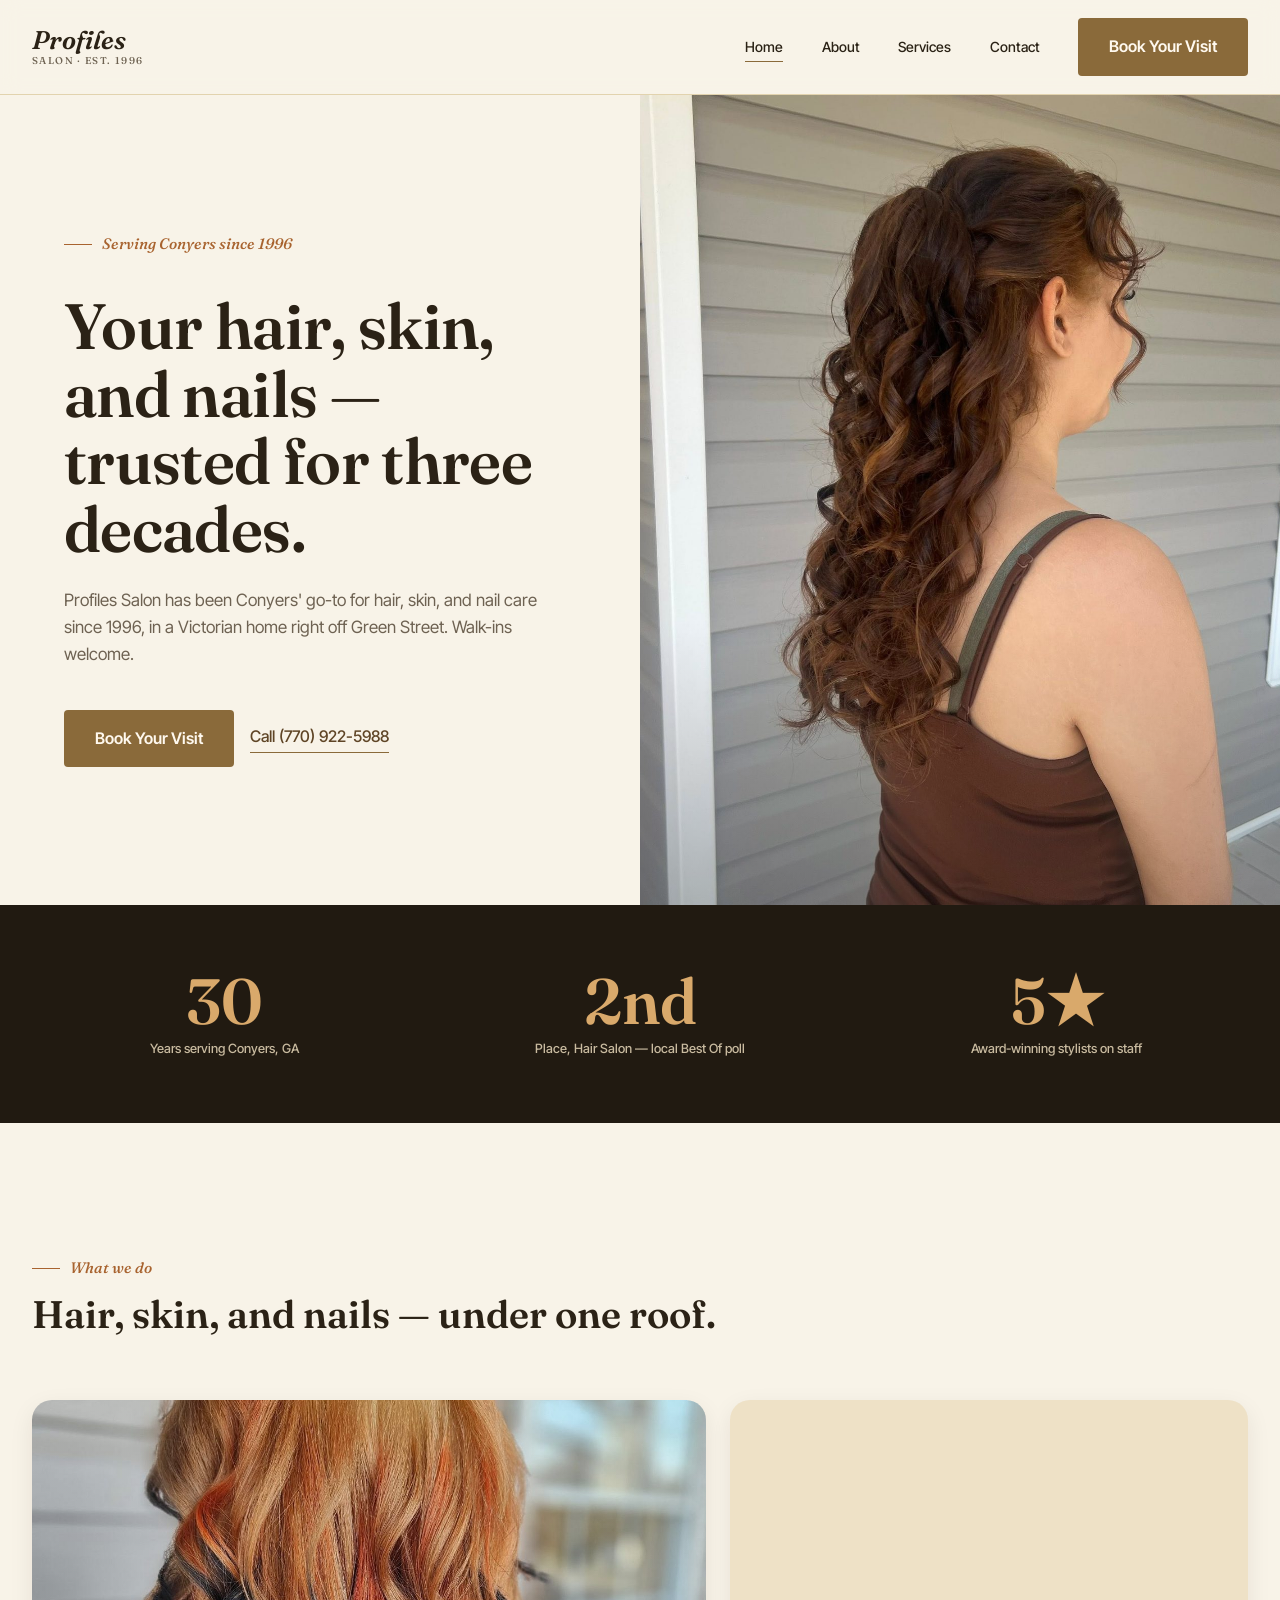
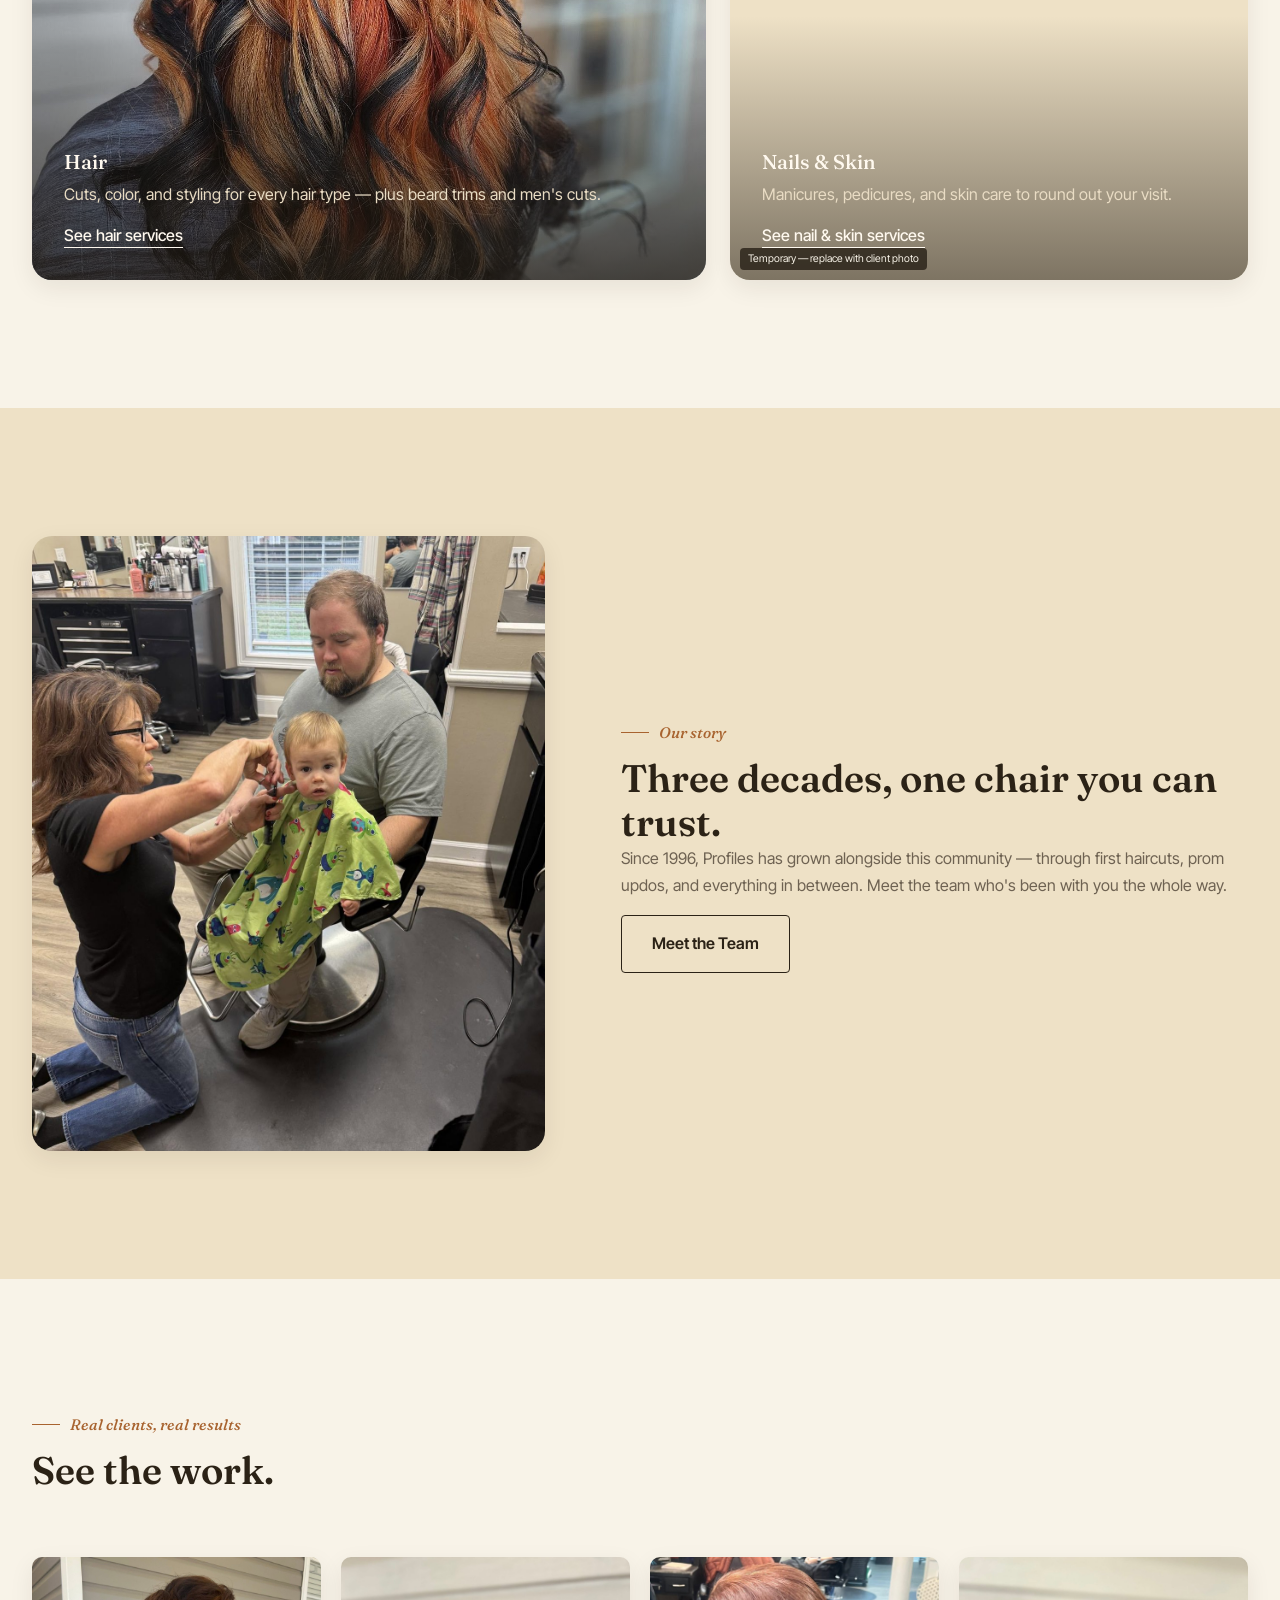
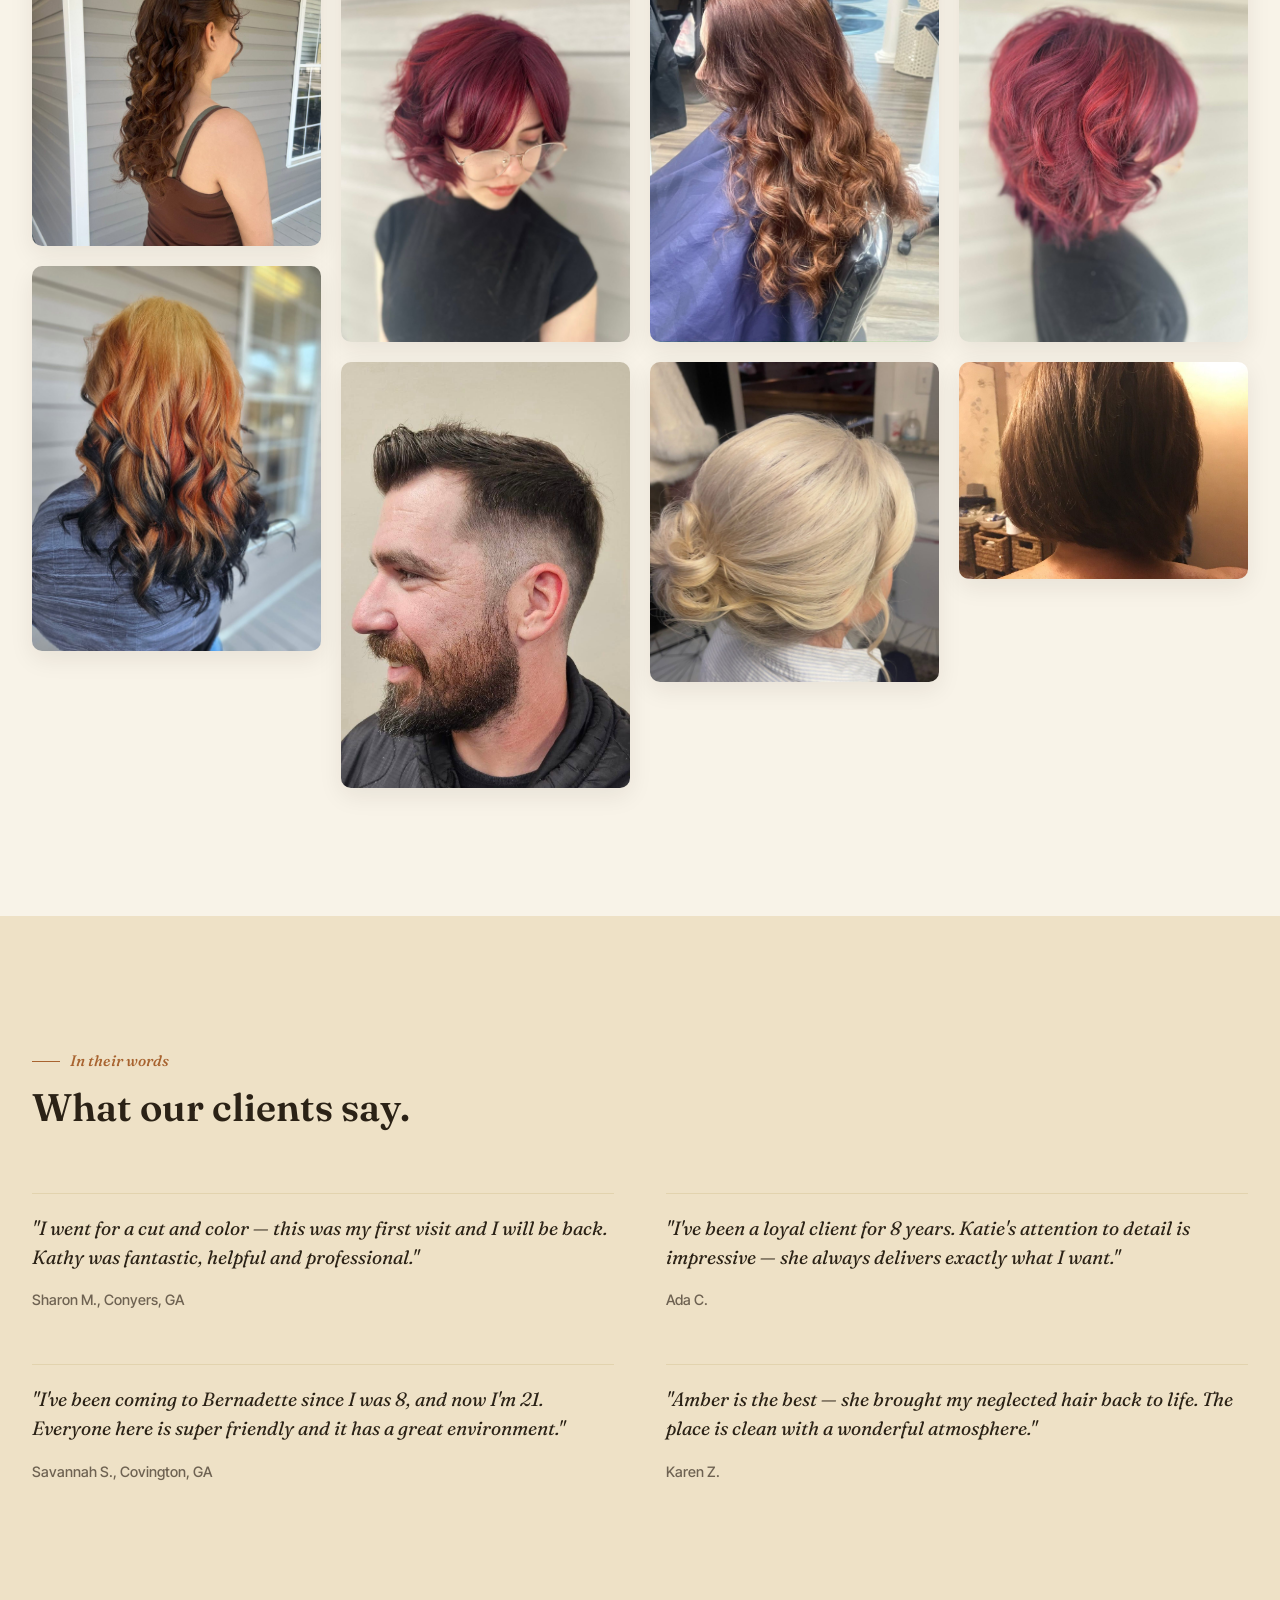
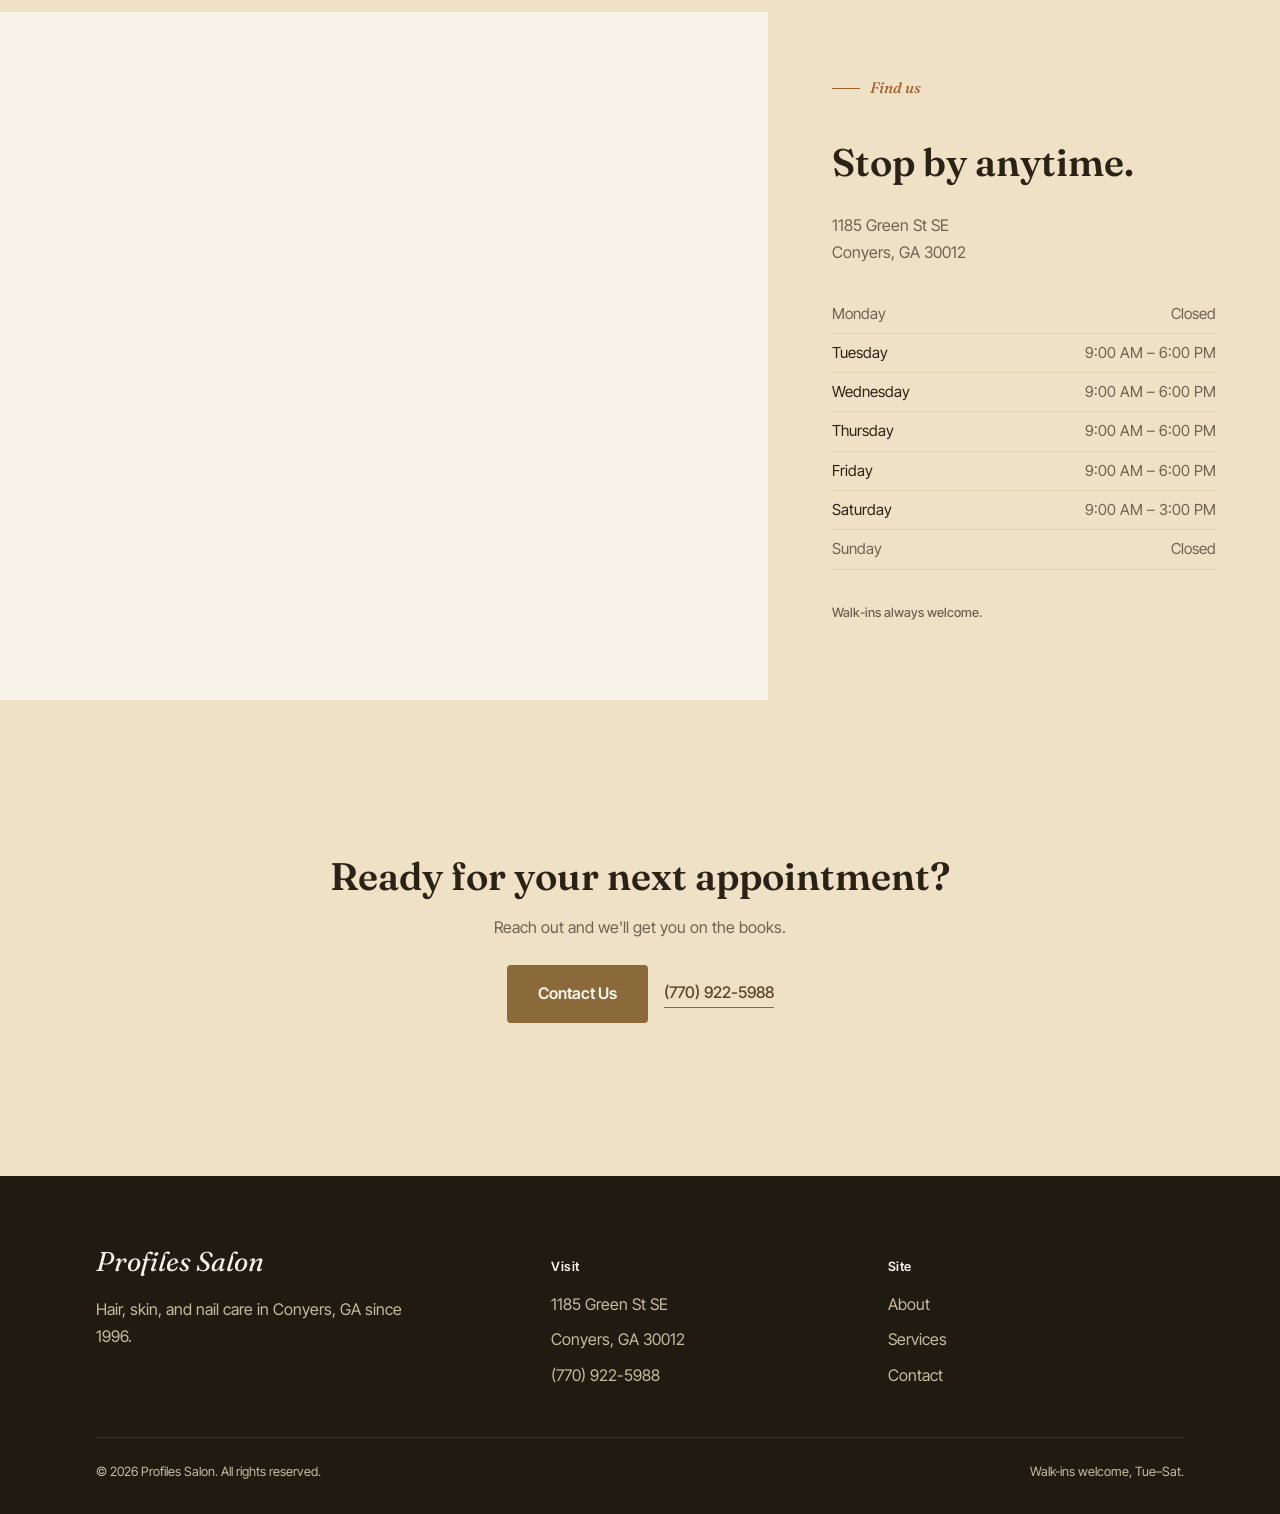
<file: index.html>
<!DOCTYPE html>
<html lang="en">
<head>
<meta charset="UTF-8">
<meta name="viewport" content="width=device-width, initial-scale=1.0">
<title>Profiles Salon — Hair, Skin & Nails in Conyers, GA Since 1996</title>
<meta name="description" content="Profiles Salon has served Conyers, GA with hair, skin, and nail care since 1996. Walk-ins welcome. Call (770) 922-5988.">
<link rel="preconnect" href="https://fonts.googleapis.com">
<link rel="preconnect" href="https://fonts.gstatic.com" crossorigin>
<link href="https://fonts.googleapis.com/css2?family=Fraunces:ital,wght@0,500;0,600;0,700;1,500;1,600&family=Inter+Tight:wght@400;500;600;700&display=swap" rel="stylesheet">
<link rel="stylesheet" href="styles.css">
</head>
<body>

<nav class="nav">
  <div class="content">
    <a href="index.html" class="nav-logo">Profiles<span>SALON &middot; EST. 1996</span></a>
    <button class="nav-toggle" aria-label="Toggle menu" aria-expanded="false">
      <svg viewBox="0 0 24 24" fill="none" stroke="currentColor" stroke-width="1.6"><path d="M3 6h18M3 12h18M3 18h18"/></svg>
    </button>
    <div class="nav-links">
      <a href="index.html" class="nav-link is-active">Home</a>
      <a href="about.html" class="nav-link">About</a>
      <a href="services.html" class="nav-link">Services</a>
      <a href="contact.html" class="nav-link">Contact</a>
      <a href="contact.html" class="btn btn--primary">Book Your Visit</a>
    </div>
  </div>
</nav>

<header class="hero-split">
  <div class="hero-split__text reveal">
    <span class="label">Serving Conyers since 1996</span>
    <h1>Your hair, skin, and nails — trusted for three decades.</h1>
    <p class="subhead">Profiles Salon has been Conyers' go-to for hair, skin, and nail care since 1996, in a Victorian home right off Green Street. Walk-ins welcome.</p>
    <div class="btn-row">
      <a href="contact.html" class="btn btn--primary">Book Your Visit</a>
      <a href="tel:7709225988" class="text-link">Call (770) 922-5988</a>
    </div>
  </div>
  <div class="hero-split__image">
    <img src="images/profileshair7.jpg" alt="Long curled half-up hairstyle by Profiles Salon" width="1024" height="1024" fetchpriority="high">
  </div>
</header>

<section class="section section--dark section--tight">
  <div class="content">
    <div class="trust-bar">
      <div class="trust-bar__item">
        <div class="stat-number">30</div>
        <div class="meta">Years serving Conyers, GA</div>
      </div>
      <div class="trust-bar__item">
        <div class="stat-number">2nd</div>
        <div class="meta">Place, Hair Salon — local Best Of poll</div>
      </div>
      <div class="trust-bar__item">
        <div class="stat-number">5★</div>
        <div class="meta">Award-winning stylists on staff</div>
      </div>
    </div>
  </div>
</section>

<section class="section">
  <div class="content">
    <div class="section-head">
      <span class="label">What we do</span>
      <h2>Hair, skin, and nails — under one roof.</h2>
    </div>
    <div class="diptych">
      <div class="diptych__tile">
        <img src="images/profileshair6.jpg" alt="Vivid orange and black color transformation at Profiles Salon" loading="lazy">
        <div class="diptych__content">
          <h3>Hair</h3>
          <p>Cuts, color, and styling for every hair type — plus beard trims and men's cuts.</p>
          <a href="services.html" class="text-link" style="color:#FFF9EF;border-color:#FFF9EF;">See hair services</a>
        </div>
      </div>
      <div class="diptych__tile diptych__tile--placeholder">
        <span class="placeholder-note">Temporary — replace with client photo</span>
        <div class="diptych__content">
          <h3>Nails &amp; Skin</h3>
          <p>Manicures, pedicures, and skin care to round out your visit.</p>
          <a href="services.html" class="text-link" style="color:#FFF9EF;border-color:#FFF9EF;">See nail &amp; skin services</a>
        </div>
      </div>
    </div>
  </div>
</section>

<section class="section section--alt">
  <div class="content">
    <div class="about-split">
      <div class="about-split__image">
        <img src="images/profileshair3.jpg" alt="A young client getting his first haircut at Profiles Salon, held by his father" loading="lazy">
      </div>
      <div>
        <span class="label">Our story</span>
        <h2>Three decades, one chair you can trust.</h2>
        <p>Since 1996, Profiles has grown alongside this community — through first haircuts, prom updos, and everything in between. Meet the team who's been with you the whole way.</p>
        <a href="about.html" class="btn btn--ghost">Meet the Team</a>
      </div>
    </div>
  </div>
</section>

<section class="section">
  <div class="content--wide">
    <div class="section-head">
      <span class="label">Real clients, real results</span>
      <h2>See the work.</h2>
    </div>
    <div class="gallery">
      <img src="images/profileshair7.jpg" alt="Long curled half-up style" loading="lazy">
      <img src="images/profileshair6.jpg" alt="Vivid orange and black color work" loading="lazy">
      <img src="images/profileshair1_0.jpg" alt="Short red bob with bangs" loading="lazy">
      <img src="images/profileshair4.jpg" alt="Men's fade haircut and beard trim" loading="lazy">
      <img src="images/profileshair2.jpg" alt="Long auburn waves" loading="lazy">
      <img src="images/profileshair5.jpg" alt="Soft blonde updo" loading="lazy">
      <img src="images/profileshair1.jpg" alt="Short red bob styled from above" loading="lazy">
      <img src="images/profileshair.jpg" alt="Classic brunette bob" loading="lazy">
    </div>
  </div>
</section>

<section class="section section--alt">
  <div class="content">
    <div class="section-head">
      <span class="label">In their words</span>
      <h2>What our clients say.</h2>
    </div>
    <div class="testimonials">
      <div class="testimonial reveal">
        <p>"I went for a cut and color — this was my first visit and I will be back. Kathy was fantastic, helpful and professional."</p>
        <cite>Sharon M., Conyers, GA</cite>
      </div>
      <div class="testimonial reveal">
        <p>"I've been a loyal client for 8 years. Katie's attention to detail is impressive — she always delivers exactly what I want."</p>
        <cite>Ada C.</cite>
      </div>
      <div class="testimonial reveal">
        <p>"I've been coming to Bernadette since I was 8, and now I'm 21. Everyone here is super friendly and it has a great environment."</p>
        <cite>Savannah S., Covington, GA</cite>
      </div>
      <div class="testimonial reveal">
        <p>"Amber is the best — she brought my neglected hair back to life. The place is clean with a wonderful atmosphere."</p>
        <cite>Karen Z.</cite>
      </div>
    </div>
  </div>
</section>

<section class="location-split">
  <div class="location-split__map">
    <iframe src="https://www.google.com/maps?q=1185+Green+St+SE,+Conyers,+GA+30012&output=embed" title="Map to Profiles Salon" loading="lazy"></iframe>
  </div>
  <div class="location-split__info">
    <span class="label">Find us</span>
    <h2>Stop by anytime.</h2>
    <p style="margin-bottom:0;">1185 Green St SE<br>Conyers, GA 30012</p>
    <table class="hours-table">
      <tr class="is-closed"><td>Monday</td><td>Closed</td></tr>
      <tr><td>Tuesday</td><td>9:00 AM – 6:00 PM</td></tr>
      <tr><td>Wednesday</td><td>9:00 AM – 6:00 PM</td></tr>
      <tr><td>Thursday</td><td>9:00 AM – 6:00 PM</td></tr>
      <tr><td>Friday</td><td>9:00 AM – 6:00 PM</td></tr>
      <tr><td>Saturday</td><td>9:00 AM – 3:00 PM</td></tr>
      <tr class="is-closed"><td>Sunday</td><td>Closed</td></tr>
    </table>
    <p class="meta" style="margin-top:4px;">Walk-ins always welcome.</p>
  </div>
</section>

<section class="section--cta">
  <div class="content--narrow">
    <h2>Ready for your next appointment?</h2>
    <p style="margin-top:16px;">Reach out and we'll get you on the books.</p>
    <div class="btn-row" style="justify-content:center;margin-top:24px;">
      <a href="contact.html" class="btn btn--primary">Contact Us</a>
      <a href="tel:7709225988" class="text-link">(770) 922-5988</a>
    </div>
  </div>
</section>

<footer class="footer">
  <div class="content">
    <div class="footer-grid">
      <div>
        <div class="footer-logo">Profiles Salon</div>
        <p style="color:var(--color-dark-muted);max-width:36ch;">Hair, skin, and nail care in Conyers, GA since 1996.</p>
      </div>
      <div>
        <h4>Visit</h4>
        <ul>
          <li>1185 Green St SE</li>
          <li>Conyers, GA 30012</li>
          <li><a href="tel:7709225988">(770) 922-5988</a></li>
        </ul>
      </div>
      <div>
        <h4>Site</h4>
        <ul>
          <li><a href="about.html">About</a></li>
          <li><a href="services.html">Services</a></li>
          <li><a href="contact.html">Contact</a></li>
        </ul>
      </div>
    </div>
    <div class="footer-bottom">
      <span>© 2026 Profiles Salon. All rights reserved.</span>
      <span>Walk-ins welcome, Tue–Sat.</span>
    </div>
  </div>
</footer>

<script src="script.js"></script>
</body>
</html>
</file>
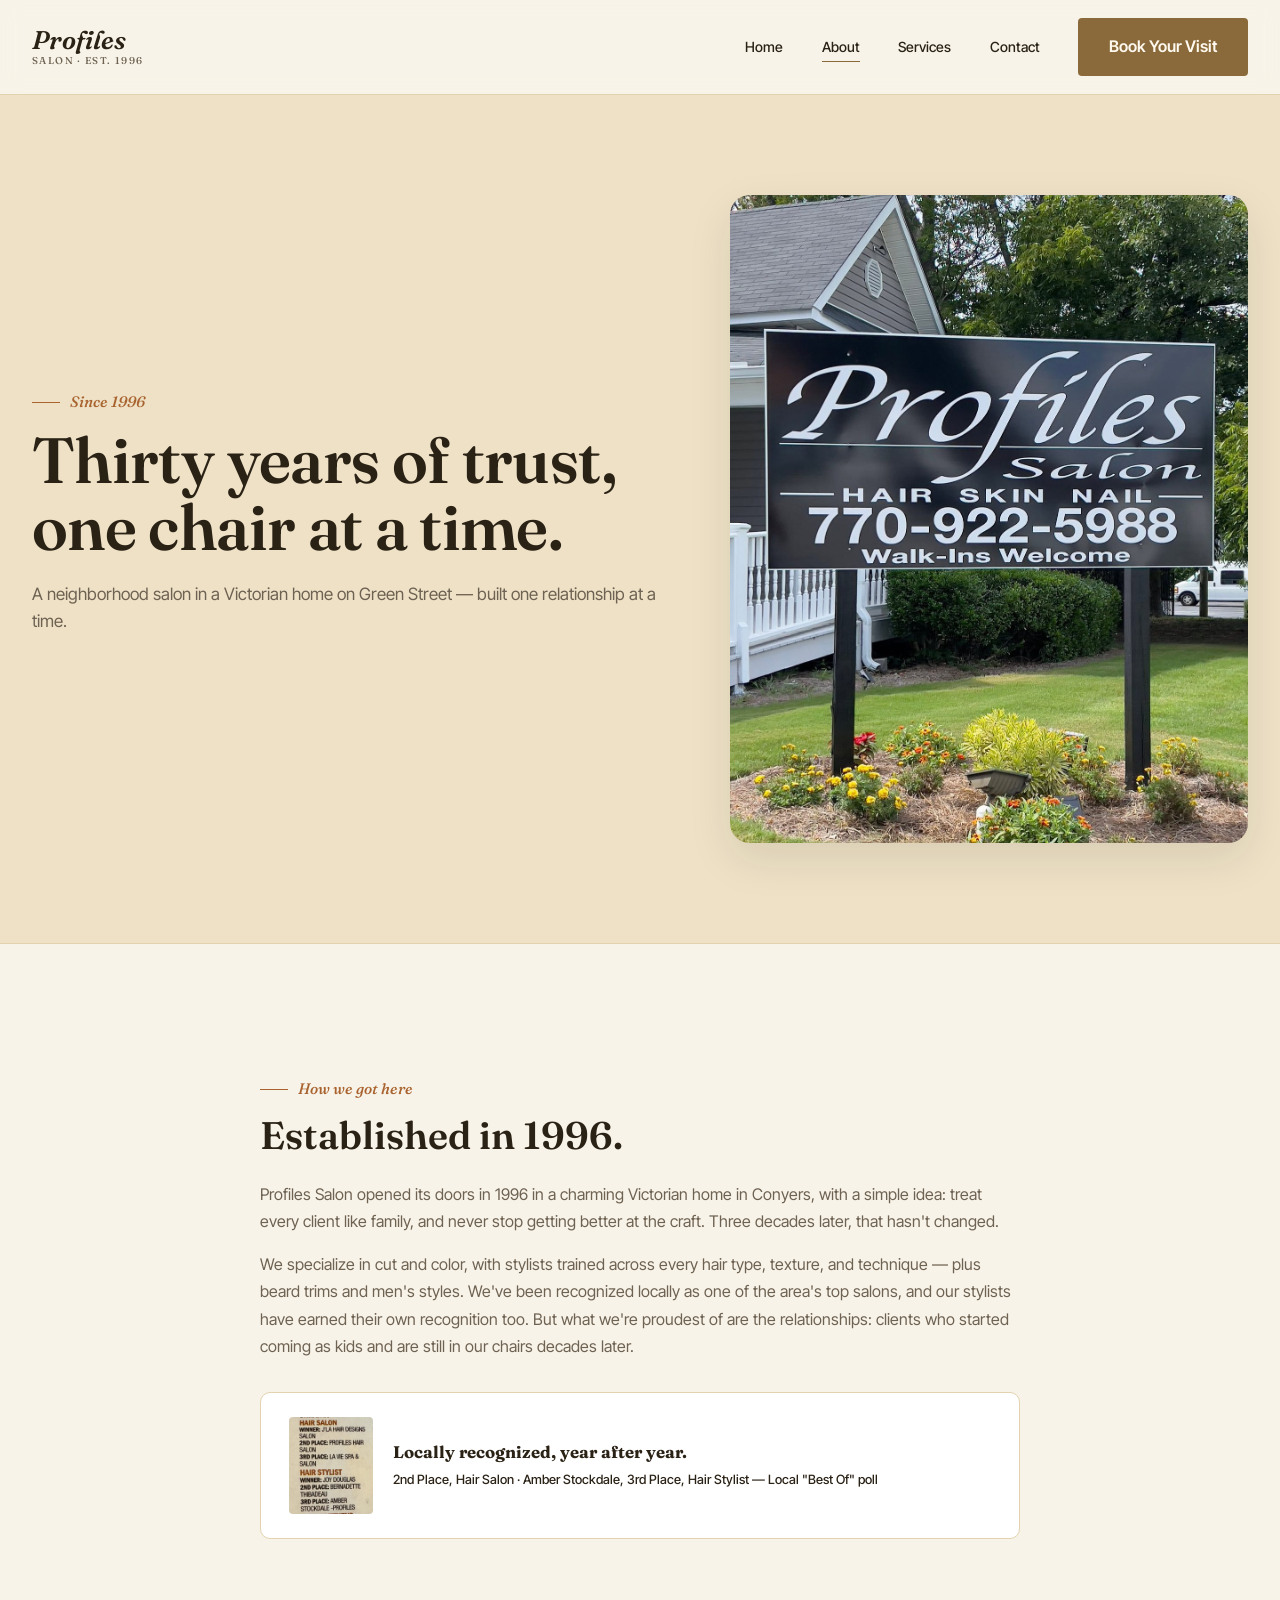
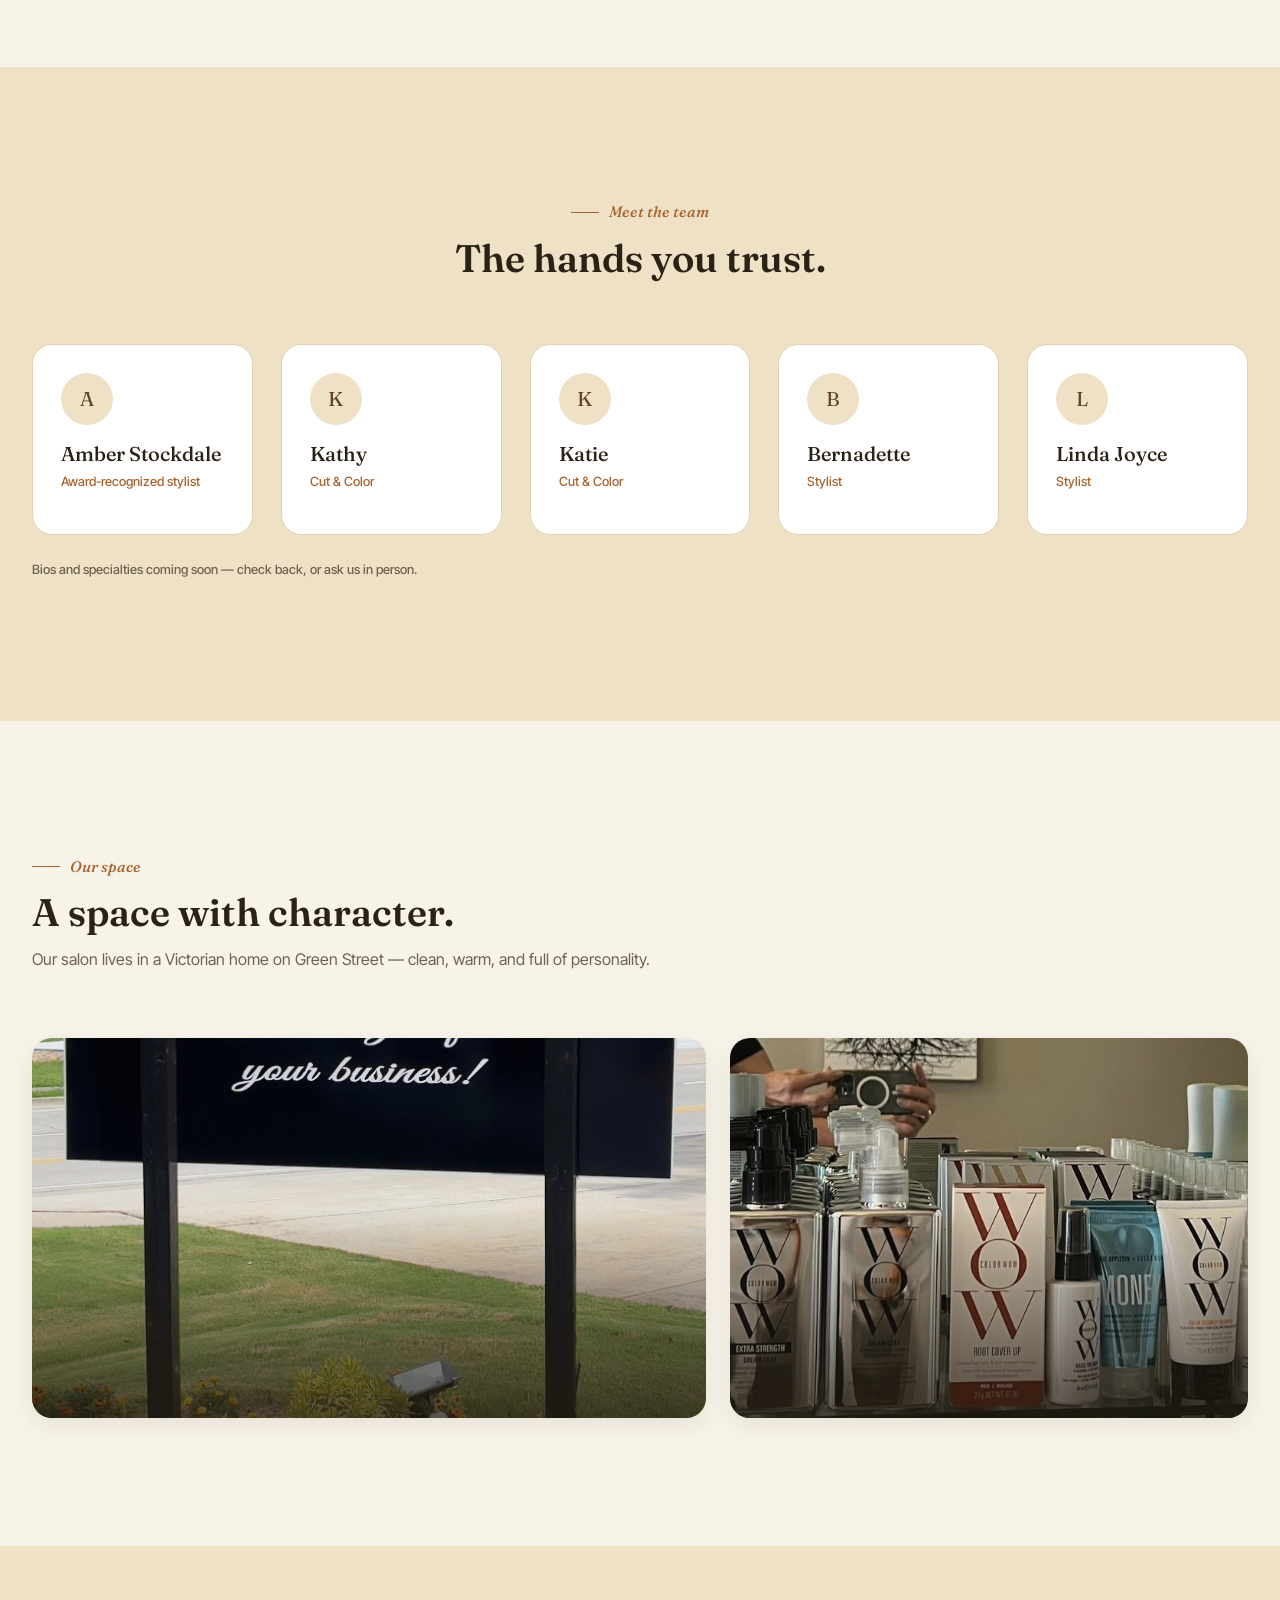
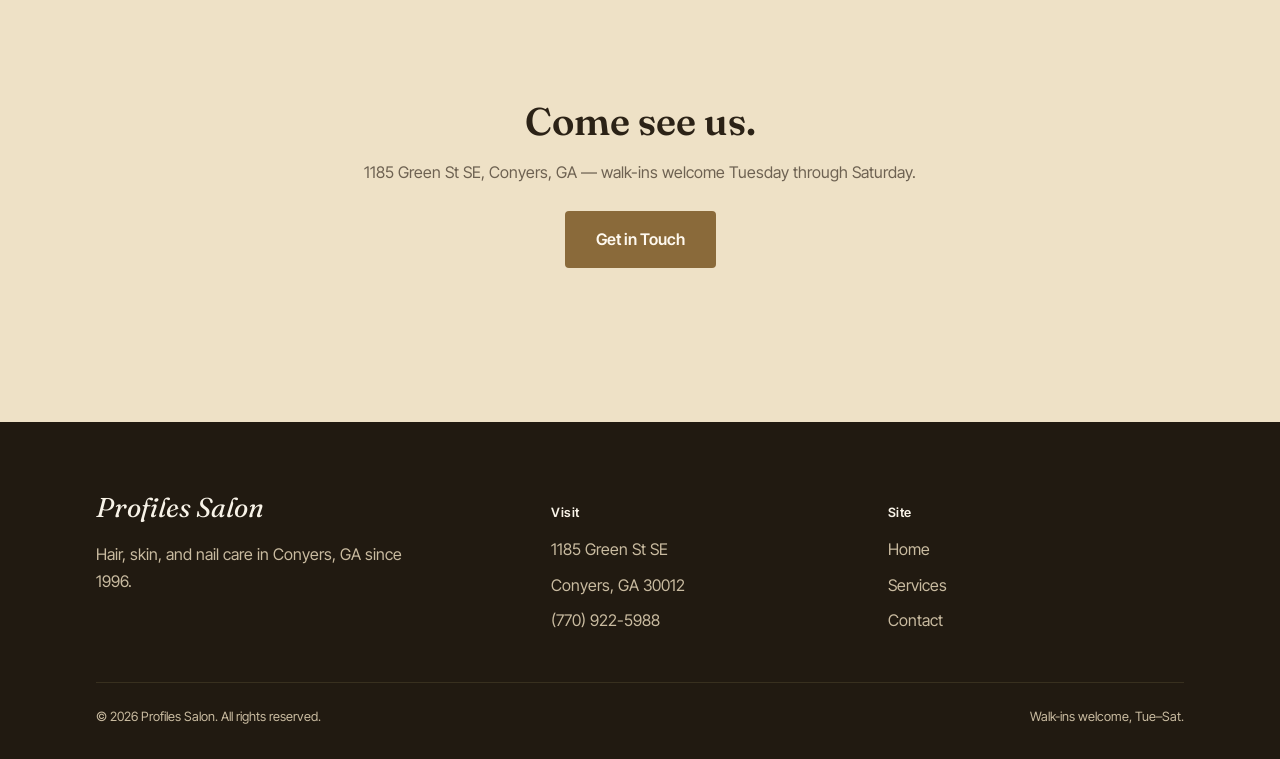
<file: about.html>
<!DOCTYPE html>
<html lang="en">
<head>
<meta charset="UTF-8">
<meta name="viewport" content="width=device-width, initial-scale=1.0">
<title>About Profiles Salon — 30 Years in Conyers, GA</title>
<meta name="description" content="Profiles Salon opened in 1996 in a Victorian home in Conyers, GA. Meet the team and learn our story.">
<link rel="preconnect" href="https://fonts.googleapis.com">
<link rel="preconnect" href="https://fonts.gstatic.com" crossorigin>
<link href="https://fonts.googleapis.com/css2?family=Fraunces:ital,wght@0,500;0,600;0,700;1,500;1,600&family=Inter+Tight:wght@400;500;600;700&display=swap" rel="stylesheet">
<link rel="stylesheet" href="styles.css">
</head>
<body>

<nav class="nav">
  <div class="content">
    <a href="index.html" class="nav-logo">Profiles<span>SALON &middot; EST. 1996</span></a>
    <button class="nav-toggle" aria-label="Toggle menu" aria-expanded="false">
      <svg viewBox="0 0 24 24" fill="none" stroke="currentColor" stroke-width="1.6"><path d="M3 6h18M3 12h18M3 18h18"/></svg>
    </button>
    <div class="nav-links">
      <a href="index.html" class="nav-link">Home</a>
      <a href="about.html" class="nav-link is-active">About</a>
      <a href="services.html" class="nav-link">Services</a>
      <a href="contact.html" class="nav-link">Contact</a>
      <a href="contact.html" class="btn btn--primary">Book Your Visit</a>
    </div>
  </div>
</nav>

<header class="hero-medium">
  <div class="content hero-medium__inner">
    <div>
      <span class="label">Since 1996</span>
      <h1>Thirty years of trust, one chair at a time.</h1>
      <p class="subhead" style="margin-top:20px;">A neighborhood salon in a Victorian home on Green Street — built one relationship at a time.</p>
    </div>
    <div class="hero-medium__image">
      <img src="images/profilessign.jpg" alt="Profiles Salon exterior sign — Hair, Skin, Nail" width="900" height="1125">
    </div>
  </div>
</header>

<section class="section">
  <div class="content--narrow">
    <span class="label">How we got here</span>
    <h2>Established in 1996.</h2>
    <p style="margin-top:24px;">Profiles Salon opened its doors in 1996 in a charming Victorian home in Conyers, with a simple idea: treat every client like family, and never stop getting better at the craft. Three decades later, that hasn't changed.</p>
    <p>We specialize in cut and color, with stylists trained across every hair type, texture, and technique — plus beard trims and men's styles. We've been recognized locally as one of the area's top salons, and our stylists have earned their own recognition too. But what we're proudest of are the relationships: clients who started coming as kids and are still in our chairs decades later.</p>
    <div class="award-strip" style="margin-top:32px;">
      <img src="images/profileswinner2025.jpg" alt="Local Best Of award clipping naming Profiles Hair Salon 2nd place and stylist Amber Stockdale 3rd place">
      <div>
        <strong style="display:block;font-family:var(--font-display);font-size:1.05rem;">Locally recognized, year after year.</strong>
        <span class="meta">2nd Place, Hair Salon &middot; Amber Stockdale, 3rd Place, Hair Stylist — Local "Best Of" poll</span>
      </div>
    </div>
  </div>
</section>

<section class="section section--alt">
  <div class="content">
    <div class="section-head section-head--center">
      <span class="label">Meet the team</span>
      <h2>The hands you trust.</h2>
    </div>
    <div class="team-grid">
      <div class="team-card">
        <div class="team-card__initial">A</div>
        <h3>Amber Stockdale</h3>
        <p class="meta">Award-recognized stylist</p>
      </div>
      <div class="team-card">
        <div class="team-card__initial">K</div>
        <h3>Kathy</h3>
        <p class="meta">Cut &amp; Color</p>
      </div>
      <div class="team-card">
        <div class="team-card__initial">K</div>
        <h3>Katie</h3>
        <p class="meta">Cut &amp; Color</p>
      </div>
      <div class="team-card">
        <div class="team-card__initial">B</div>
        <h3>Bernadette</h3>
        <p class="meta">Stylist</p>
      </div>
      <div class="team-card">
        <div class="team-card__initial">L</div>
        <h3>Linda Joyce</h3>
        <p class="meta">Stylist</p>
      </div>
    </div>
    <p class="meta" style="margin-top:24px;">Bios and specialties coming soon — check back, or ask us in person.</p>
  </div>
</section>

<section class="section">
  <div class="content">
    <div class="section-head">
      <span class="label">Our space</span>
      <h2>A space with character.</h2>
      <p style="margin-top:12px;">Our salon lives in a Victorian home on Green Street — clean, warm, and full of personality.</p>
    </div>
    <div class="diptych">
      <div class="diptych__tile" style="min-height:380px;">
        <img src="images/profilessign1.jpg" alt="Thank you signage outside Profiles Salon" loading="lazy">
      </div>
      <div class="diptych__tile" style="min-height:380px;">
        <img src="images/profilesstock.jpg" alt="Professional haircare products for sale inside Profiles Salon" loading="lazy">
      </div>
    </div>
  </div>
</section>

<section class="section--cta">
  <div class="content--narrow">
    <h2>Come see us.</h2>
    <p style="margin-top:16px;">1185 Green St SE, Conyers, GA — walk-ins welcome Tuesday through Saturday.</p>
    <div class="btn-row" style="justify-content:center;margin-top:24px;">
      <a href="contact.html" class="btn btn--primary">Get in Touch</a>
    </div>
  </div>
</section>

<footer class="footer">
  <div class="content">
    <div class="footer-grid">
      <div>
        <div class="footer-logo">Profiles Salon</div>
        <p style="color:var(--color-dark-muted);max-width:36ch;">Hair, skin, and nail care in Conyers, GA since 1996.</p>
      </div>
      <div>
        <h4>Visit</h4>
        <ul>
          <li>1185 Green St SE</li>
          <li>Conyers, GA 30012</li>
          <li><a href="tel:7709225988">(770) 922-5988</a></li>
        </ul>
      </div>
      <div>
        <h4>Site</h4>
        <ul>
          <li><a href="index.html">Home</a></li>
          <li><a href="services.html">Services</a></li>
          <li><a href="contact.html">Contact</a></li>
        </ul>
      </div>
    </div>
    <div class="footer-bottom">
      <span>© 2026 Profiles Salon. All rights reserved.</span>
      <span>Walk-ins welcome, Tue–Sat.</span>
    </div>
  </div>
</footer>

<script src="script.js"></script>
</body>
</html>
</file>
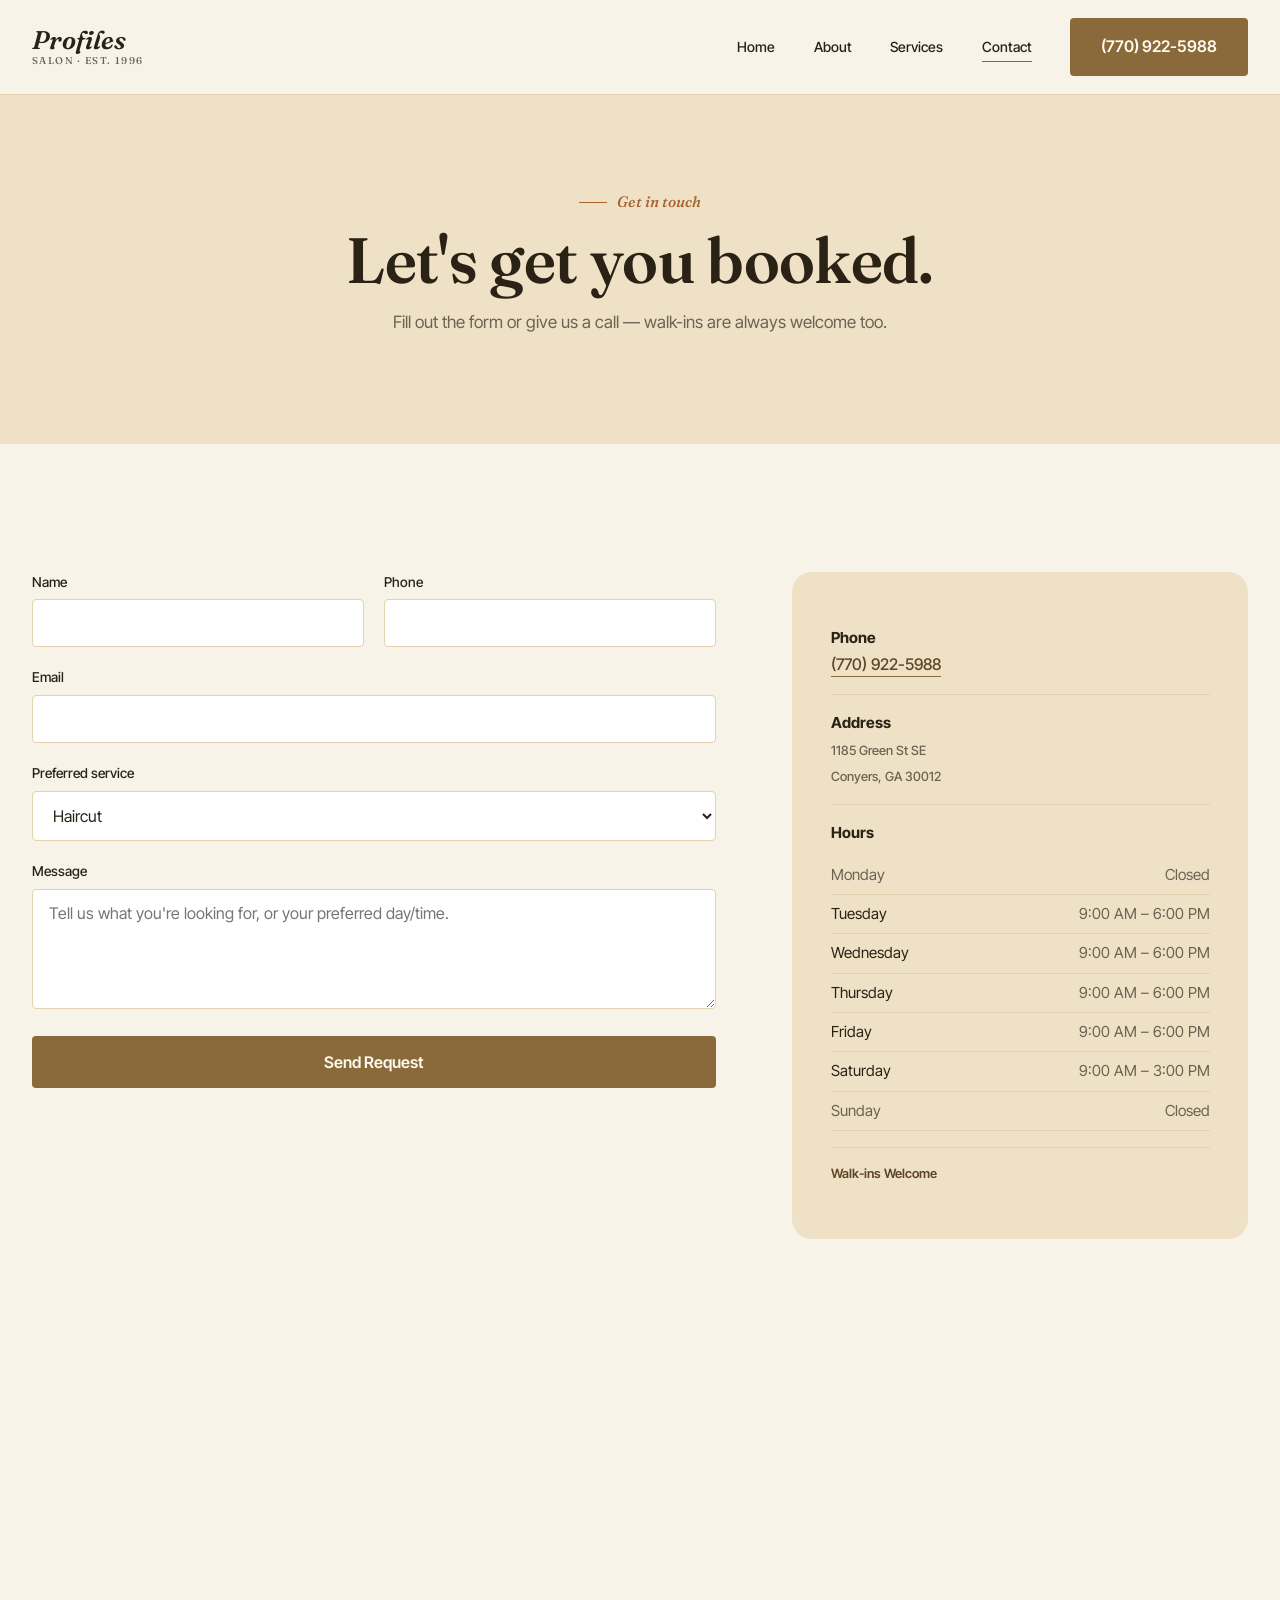
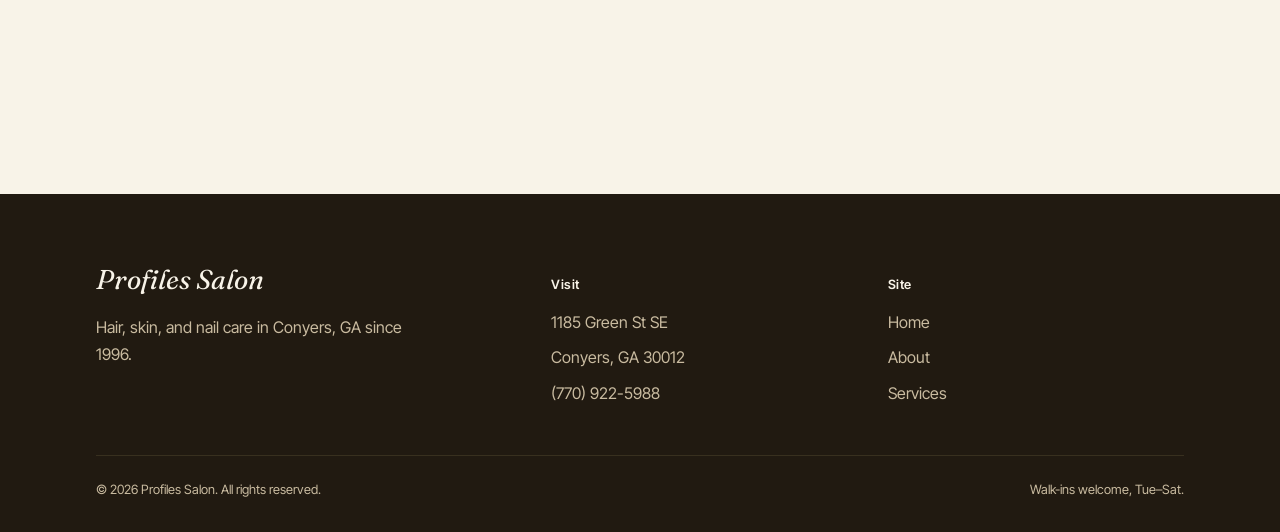
<file: contact.html>
<!DOCTYPE html>
<html lang="en">
<head>
<meta charset="UTF-8">
<meta name="viewport" content="width=device-width, initial-scale=1.0">
<title>Contact Profiles Salon — Conyers, GA</title>
<meta name="description" content="Book your visit at Profiles Salon in Conyers, GA. Call (770) 922-5988 or fill out our contact form. Walk-ins welcome.">
<link rel="preconnect" href="https://fonts.googleapis.com">
<link rel="preconnect" href="https://fonts.gstatic.com" crossorigin>
<link href="https://fonts.googleapis.com/css2?family=Fraunces:ital,wght@0,500;0,600;0,700;1,500;1,600&family=Inter+Tight:wght@400;500;600;700&display=swap" rel="stylesheet">
<link rel="stylesheet" href="styles.css">
</head>
<body>

<nav class="nav">
  <div class="content">
    <a href="index.html" class="nav-logo">Profiles<span>SALON &middot; EST. 1996</span></a>
    <button class="nav-toggle" aria-label="Toggle menu" aria-expanded="false">
      <svg viewBox="0 0 24 24" fill="none" stroke="currentColor" stroke-width="1.6"><path d="M3 6h18M3 12h18M3 18h18"/></svg>
    </button>
    <div class="nav-links">
      <a href="index.html" class="nav-link">Home</a>
      <a href="about.html" class="nav-link">About</a>
      <a href="services.html" class="nav-link">Services</a>
      <a href="contact.html" class="nav-link is-active">Contact</a>
      <a href="tel:7709225988" class="btn btn--primary">(770) 922-5988</a>
    </div>
  </div>
</nav>

<header class="section section--alt" style="padding-block:clamp(56px,8vw,90px);">
  <div class="content--narrow" style="text-align:center;">
    <span class="label" style="justify-content:center;">Get in touch</span>
    <h1>Let's get you booked.</h1>
    <p class="subhead" style="margin-top:16px;">Fill out the form or give us a call — walk-ins are always welcome too.</p>
  </div>
</header>

<section class="section">
  <div class="content">
    <div class="contact-split">
      <div>
        <form id="contact-form">
          <div class="form-row">
            <div class="form-field">
              <label for="name">Name</label>
              <input type="text" id="name" name="name" required>
            </div>
            <div class="form-field">
              <label for="phone">Phone</label>
              <input type="tel" id="phone" name="phone" required>
            </div>
          </div>
          <div class="form-field">
            <label for="email">Email</label>
            <input type="email" id="email" name="email" required>
          </div>
          <div class="form-field">
            <label for="service">Preferred service</label>
            <select id="service" name="service">
              <option>Haircut</option>
              <option>Color</option>
              <option>Styling / Updo</option>
              <option>Manicure / Pedicure</option>
              <option>Skin Care</option>
              <option>Not sure yet</option>
            </select>
          </div>
          <div class="form-field">
            <label for="message">Message</label>
            <textarea id="message" name="message" placeholder="Tell us what you're looking for, or your preferred day/time."></textarea>
          </div>
          <button type="submit" class="btn btn--primary" style="width:100%;">Send Request</button>
        </form>
        <div class="form-success">
          <strong>Thanks — we'll be in touch shortly to confirm your appointment.</strong>
        </div>
      </div>

      <div class="contact-info-card">
        <div class="info-row">
          <div>
            <strong>Phone</strong>
            <a href="tel:7709225988" class="text-link">(770) 922-5988</a>
          </div>
        </div>
        <div class="info-row">
          <div>
            <strong>Address</strong>
            <span class="meta">1185 Green St SE<br>Conyers, GA 30012</span>
          </div>
        </div>
        <div class="info-row" style="display:block;">
          <strong>Hours</strong>
          <table class="hours-table" style="margin-top:10px;">
            <tr class="is-closed"><td>Monday</td><td>Closed</td></tr>
            <tr><td>Tuesday</td><td>9:00 AM – 6:00 PM</td></tr>
            <tr><td>Wednesday</td><td>9:00 AM – 6:00 PM</td></tr>
            <tr><td>Thursday</td><td>9:00 AM – 6:00 PM</td></tr>
            <tr><td>Friday</td><td>9:00 AM – 6:00 PM</td></tr>
            <tr><td>Saturday</td><td>9:00 AM – 3:00 PM</td></tr>
            <tr class="is-closed"><td>Sunday</td><td>Closed</td></tr>
          </table>
        </div>
        <div class="info-row">
          <span class="meta" style="color:var(--color-primary-dark);font-weight:600;">Walk-ins Welcome</span>
        </div>
      </div>
    </div>
  </div>
</section>

<section style="min-height:420px;">
  <iframe src="https://www.google.com/maps?q=1185+Green+St+SE,+Conyers,+GA+30012&output=embed" title="Map to Profiles Salon" loading="lazy" style="width:100%;height:420px;border:0;filter:grayscale(0.15) sepia(0.08);"></iframe>
</section>

<footer class="footer">
  <div class="content">
    <div class="footer-grid">
      <div>
        <div class="footer-logo">Profiles Salon</div>
        <p style="color:var(--color-dark-muted);max-width:36ch;">Hair, skin, and nail care in Conyers, GA since 1996.</p>
      </div>
      <div>
        <h4>Visit</h4>
        <ul>
          <li>1185 Green St SE</li>
          <li>Conyers, GA 30012</li>
          <li><a href="tel:7709225988">(770) 922-5988</a></li>
        </ul>
      </div>
      <div>
        <h4>Site</h4>
        <ul>
          <li><a href="index.html">Home</a></li>
          <li><a href="about.html">About</a></li>
          <li><a href="services.html">Services</a></li>
        </ul>
      </div>
    </div>
    <div class="footer-bottom">
      <span>© 2026 Profiles Salon. All rights reserved.</span>
      <span>Walk-ins welcome, Tue–Sat.</span>
    </div>
  </div>
</footer>

<script src="script.js"></script>
</body>
</html>
</file>
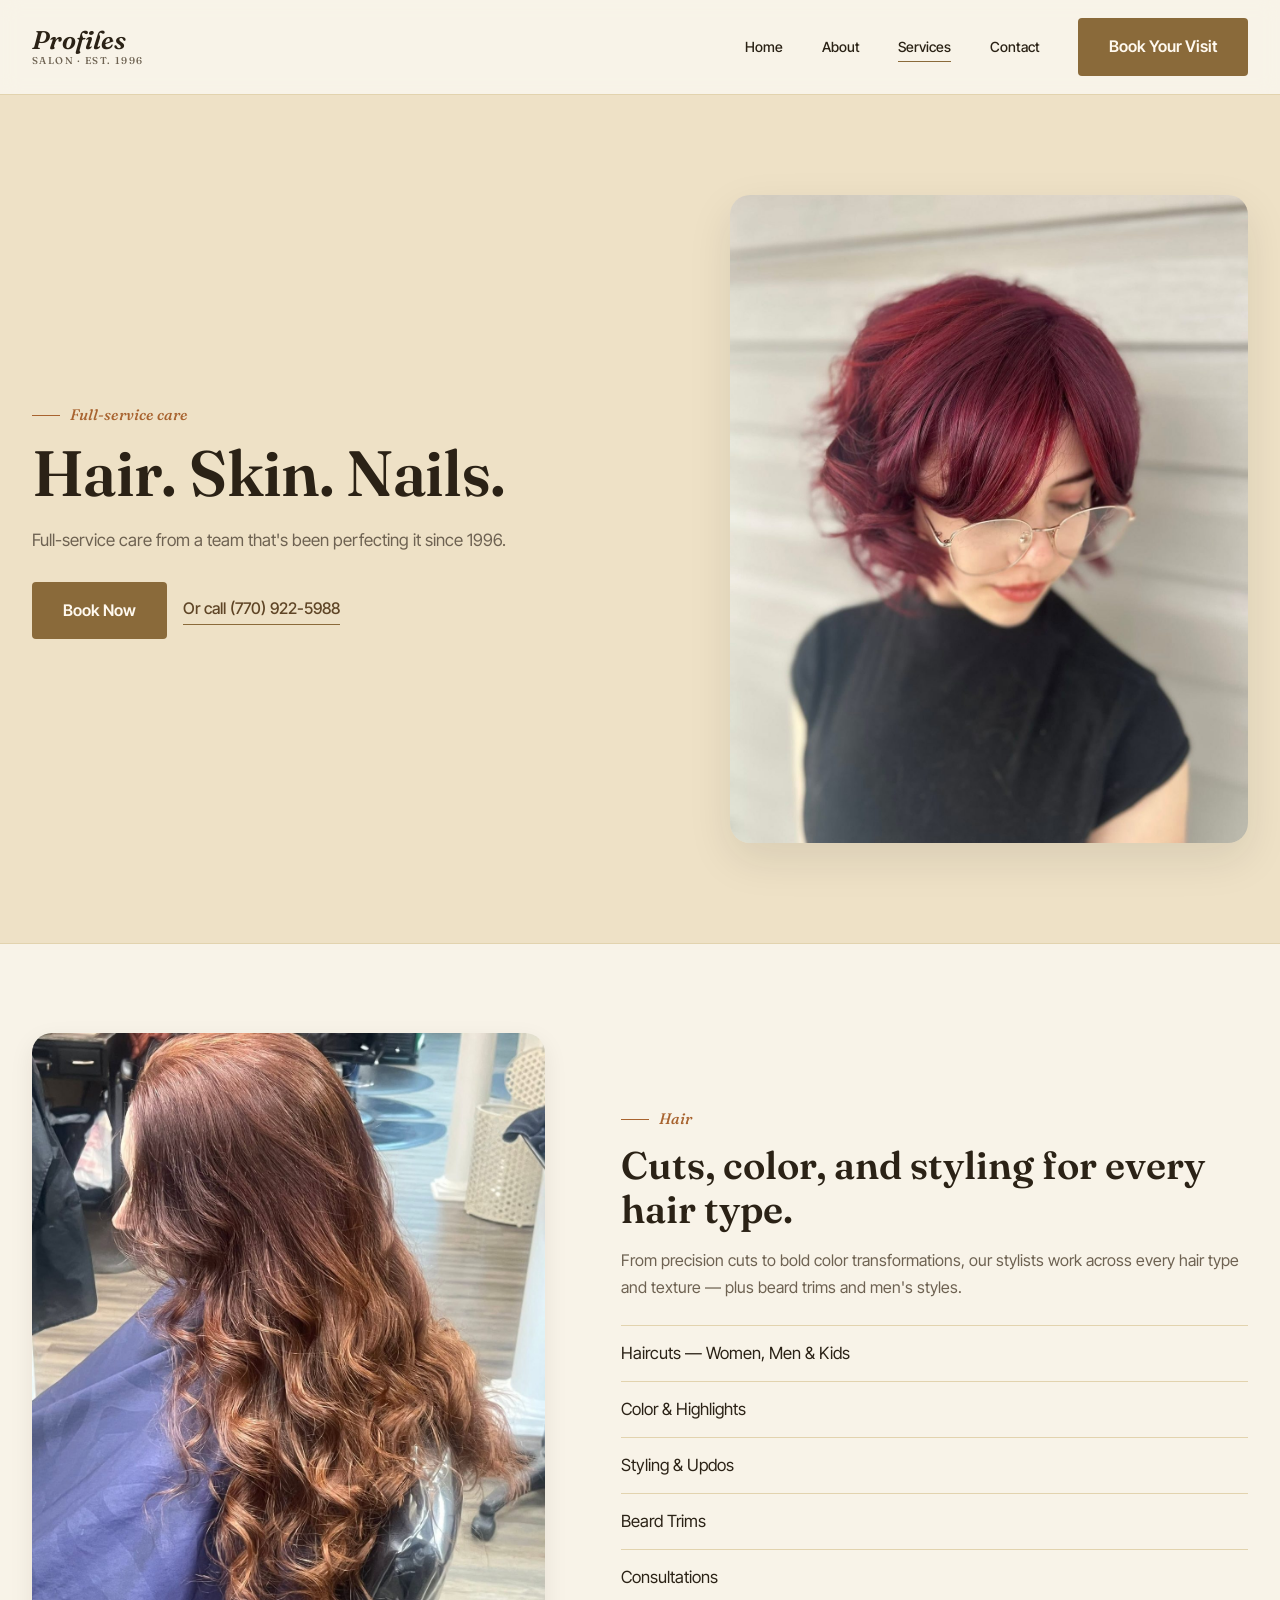
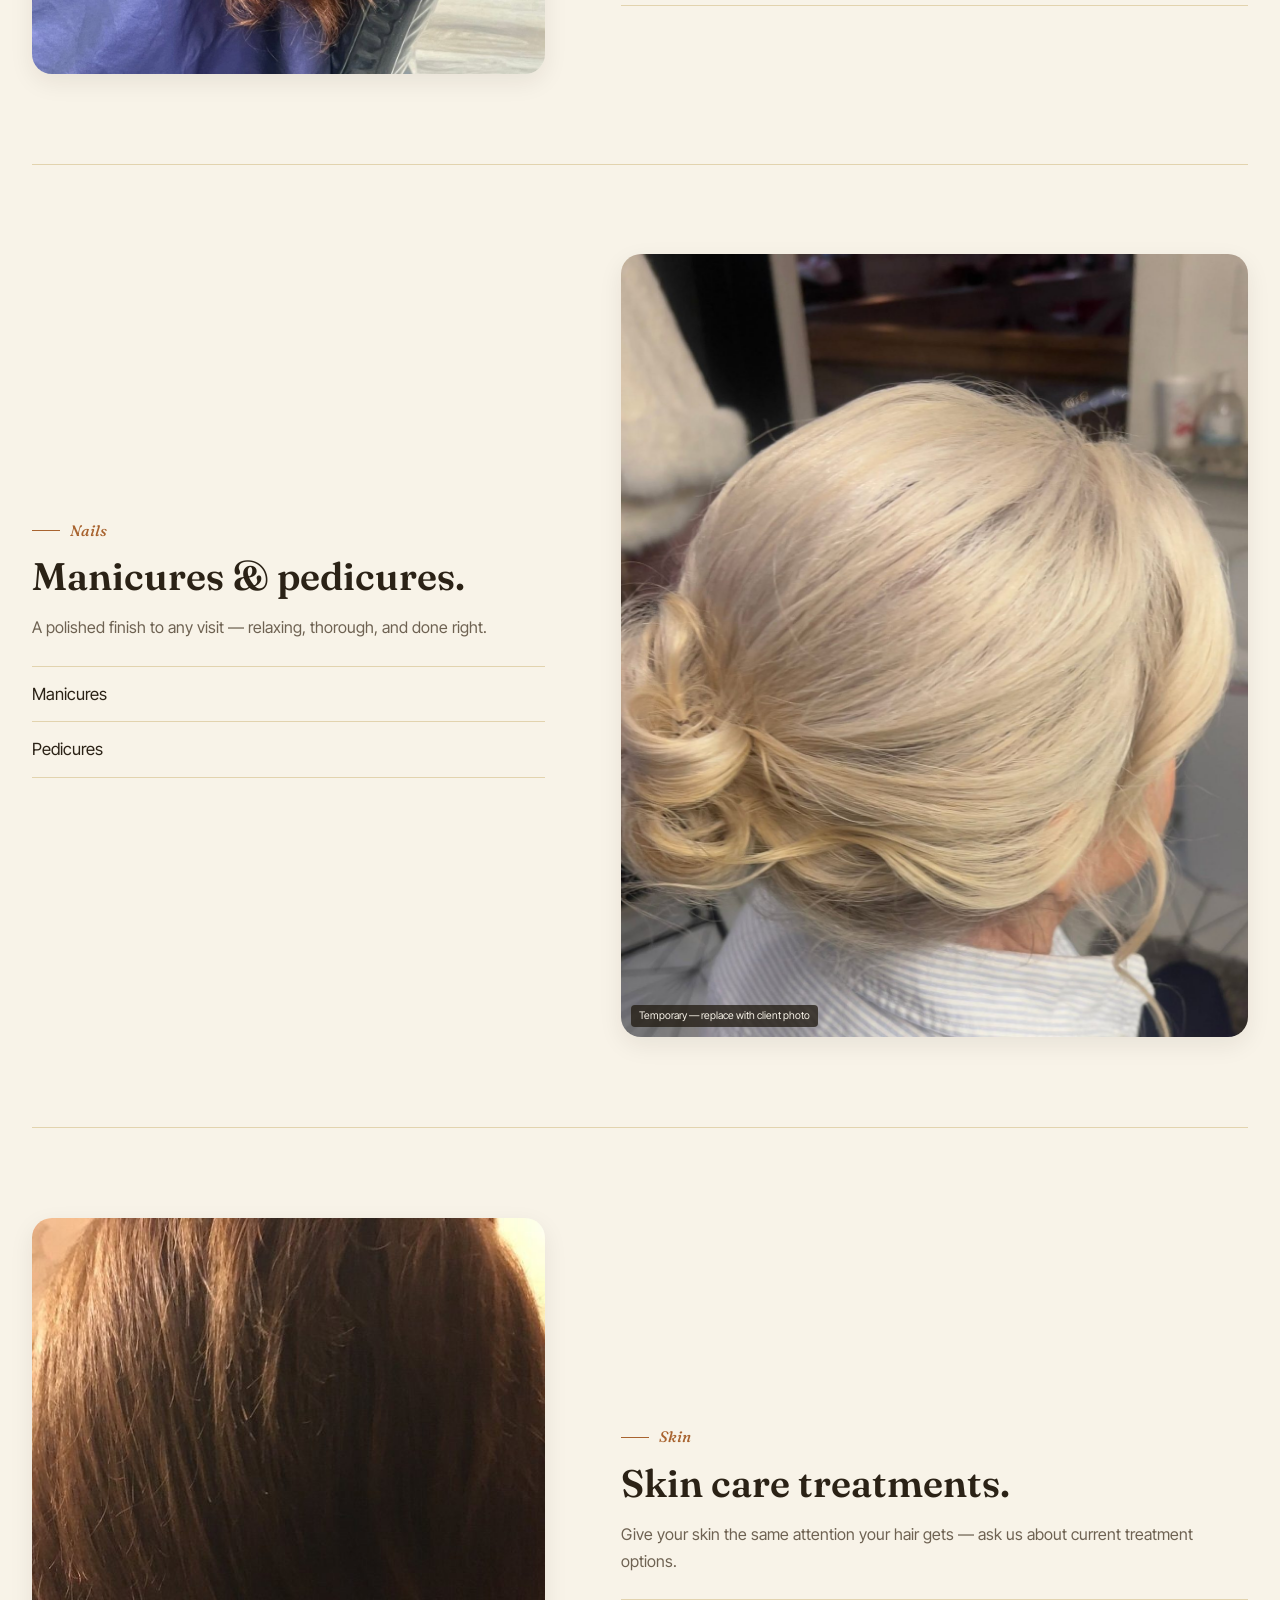
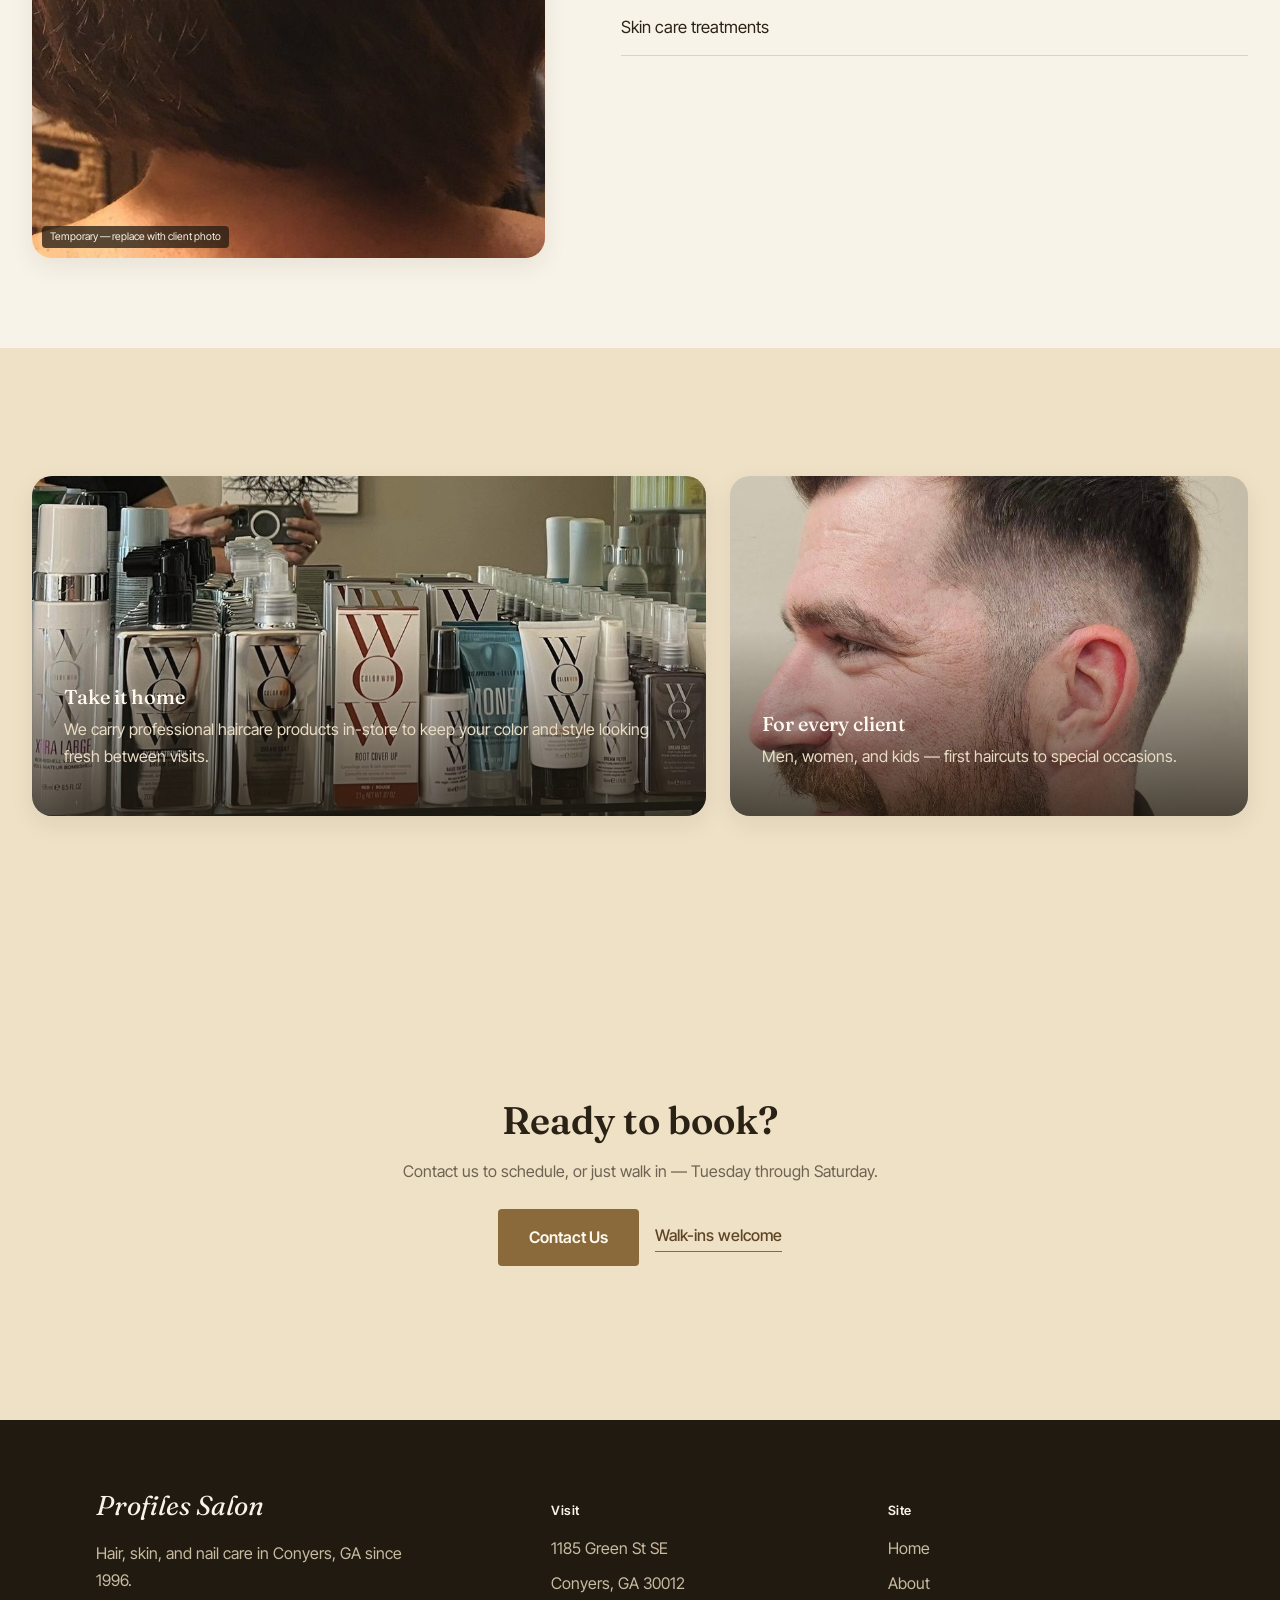
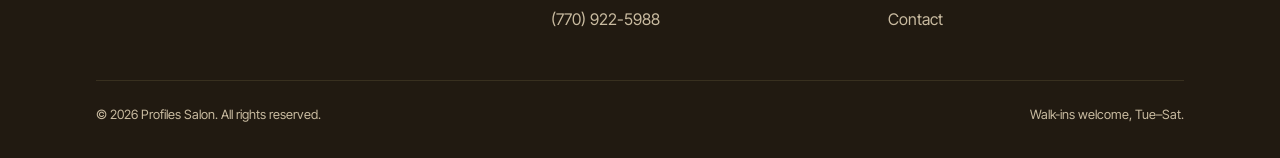
<file: services.html>
<!DOCTYPE html>
<html lang="en">
<head>
<meta charset="UTF-8">
<meta name="viewport" content="width=device-width, initial-scale=1.0">
<title>Services — Hair, Skin & Nail Care | Profiles Salon</title>
<meta name="description" content="Explore hair, nail, and skin services at Profiles Salon in Conyers, GA. Cuts, color, styling, manicures, pedicures, and more.">
<link rel="preconnect" href="https://fonts.googleapis.com">
<link rel="preconnect" href="https://fonts.gstatic.com" crossorigin>
<link href="https://fonts.googleapis.com/css2?family=Fraunces:ital,wght@0,500;0,600;0,700;1,500;1,600&family=Inter+Tight:wght@400;500;600;700&display=swap" rel="stylesheet">
<link rel="stylesheet" href="styles.css">
</head>
<body>

<nav class="nav">
  <div class="content">
    <a href="index.html" class="nav-logo">Profiles<span>SALON &middot; EST. 1996</span></a>
    <button class="nav-toggle" aria-label="Toggle menu" aria-expanded="false">
      <svg viewBox="0 0 24 24" fill="none" stroke="currentColor" stroke-width="1.6"><path d="M3 6h18M3 12h18M3 18h18"/></svg>
    </button>
    <div class="nav-links">
      <a href="index.html" class="nav-link">Home</a>
      <a href="about.html" class="nav-link">About</a>
      <a href="services.html" class="nav-link is-active">Services</a>
      <a href="contact.html" class="nav-link">Contact</a>
      <a href="contact.html" class="btn btn--primary">Book Your Visit</a>
    </div>
  </div>
</nav>

<header class="hero-medium">
  <div class="content hero-medium__inner">
    <div>
      <span class="label">Full-service care</span>
      <h1>Hair. Skin. Nails.</h1>
      <p class="subhead" style="margin-top:20px;">Full-service care from a team that's been perfecting it since 1996.</p>
      <div class="btn-row" style="margin-top:28px;">
        <a href="contact.html" class="btn btn--primary">Book Now</a>
        <a href="tel:7709225988" class="text-link">Or call (770) 922-5988</a>
      </div>
    </div>
    <div class="hero-medium__image">
      <img src="images/profileshair1_0.jpg" alt="Short red bob haircut with bangs" width="900" height="1125">
    </div>
  </div>
</header>

<section class="content">
  <div class="service-block">
    <div class="service-block__image">
      <img src="images/profileshair2.jpg" alt="Long auburn wavy hair styled at Profiles Salon" loading="lazy">
    </div>
    <div>
      <span class="label">Hair</span>
      <h2>Cuts, color, and styling for every hair type.</h2>
      <p style="margin-top:16px;">From precision cuts to bold color transformations, our stylists work across every hair type and texture — plus beard trims and men's styles.</p>
      <ul class="service-list">
        <li>Haircuts — Women, Men &amp; Kids</li>
        <li>Color &amp; Highlights</li>
        <li>Styling &amp; Updos</li>
        <li>Beard Trims</li>
        <li>Consultations</li>
      </ul>
    </div>
  </div>

  <div class="service-block">
    <div class="service-block__image" style="position:relative;">
      <span class="placeholder-note">Temporary — replace with client photo</span>
      <img src="images/profileshair5.jpg" alt="Soft styled updo" loading="lazy">
    </div>
    <div>
      <span class="label">Nails</span>
      <h2>Manicures &amp; pedicures.</h2>
      <p style="margin-top:16px;">A polished finish to any visit — relaxing, thorough, and done right.</p>
      <ul class="service-list">
        <li>Manicures</li>
        <li>Pedicures</li>
      </ul>
    </div>
  </div>

  <div class="service-block">
    <div class="service-block__image" style="position:relative;">
      <span class="placeholder-note">Temporary — replace with client photo</span>
      <img src="images/profileshair.jpg" alt="Classic brunette bob styled at Profiles Salon" loading="lazy">
    </div>
    <div>
      <span class="label">Skin</span>
      <h2>Skin care treatments.</h2>
      <p style="margin-top:16px;">Give your skin the same attention your hair gets — ask us about current treatment options.</p>
      <ul class="service-list">
        <li>Skin care treatments</li>
      </ul>
    </div>
  </div>
</section>

<section class="section section--alt">
  <div class="content">
    <div class="diptych">
      <div class="diptych__tile" style="min-height:340px;">
        <img src="images/profilesstock.jpg" alt="Color Wow professional haircare products on shelf at Profiles Salon" loading="lazy">
        <div class="diptych__content">
          <h3>Take it home</h3>
          <p>We carry professional haircare products in-store to keep your color and style looking fresh between visits.</p>
        </div>
      </div>
      <div class="diptych__tile" style="min-height:340px;">
        <img src="images/profileshair4.jpg" alt="Men's fade haircut and beard trim" loading="lazy">
        <div class="diptych__content">
          <h3>For every client</h3>
          <p>Men, women, and kids — first haircuts to special occasions.</p>
        </div>
      </div>
    </div>
  </div>
</section>

<section class="section--cta">
  <div class="content--narrow">
    <h2>Ready to book?</h2>
    <p style="margin-top:16px;">Contact us to schedule, or just walk in — Tuesday through Saturday.</p>
    <div class="btn-row" style="justify-content:center;margin-top:24px;">
      <a href="contact.html" class="btn btn--primary">Contact Us</a>
      <a href="tel:7709225988" class="text-link">Walk-ins welcome</a>
    </div>
  </div>
</section>

<footer class="footer">
  <div class="content">
    <div class="footer-grid">
      <div>
        <div class="footer-logo">Profiles Salon</div>
        <p style="color:var(--color-dark-muted);max-width:36ch;">Hair, skin, and nail care in Conyers, GA since 1996.</p>
      </div>
      <div>
        <h4>Visit</h4>
        <ul>
          <li>1185 Green St SE</li>
          <li>Conyers, GA 30012</li>
          <li><a href="tel:7709225988">(770) 922-5988</a></li>
        </ul>
      </div>
      <div>
        <h4>Site</h4>
        <ul>
          <li><a href="index.html">Home</a></li>
          <li><a href="about.html">About</a></li>
          <li><a href="contact.html">Contact</a></li>
        </ul>
      </div>
    </div>
    <div class="footer-bottom">
      <span>© 2026 Profiles Salon. All rights reserved.</span>
      <span>Walk-ins welcome, Tue–Sat.</span>
    </div>
  </div>
</footer>

<script src="script.js"></script>
</body>
</html>
</file>
<file: styles.css>
/* ============================================
   PROFILES SALON — Design Token Block
   ============================================ */
:root {
  /* Colors */
  --color-bg: #F8F3E8;
  --color-bg-alt: #EEE1C6;
  --color-surface: #FFFFFF;
  --color-text: #2B2216;
  --color-text-muted: #6E6252;
  --color-primary: #8A6A3A;
  --color-primary-dark: #5F4526;
  --color-accent: #A8632F;
  --color-dark: #211A11;
  --color-dark-text: #F8F3E8;
  --color-dark-muted: #C9BBA0;
  --color-border: #E2D3AE;

  /* Typography */
  --font-display: 'Fraunces', serif;
  --font-body: 'Inter Tight', sans-serif;

  /* Radius */
  --radius-sm: 4px;
  --radius-md: 10px;
  --radius-lg: 20px;

  /* Shadow */
  --shadow-soft: 0 16px 44px rgba(33, 26, 17, 0.10);
  --shadow-card: 0 8px 24px rgba(33, 26, 17, 0.08);

  /* Gutter */
  --gutter: clamp(20px, 5vw, 80px);
}

@media (min-width: 1920px) {
  :root { --gutter: clamp(60px, 5vw, 120px); }
}
@media (min-width: 2560px) {
  :root { --gutter: clamp(80px, 5vw, 160px); }
}

* { box-sizing: border-box; }
html { scroll-behavior: smooth; }
body {
  margin: 0;
  font-family: var(--font-body);
  background: var(--color-bg);
  color: var(--color-text);
  line-height: 1.6;
  -webkit-font-smoothing: antialiased;
}
img { max-width: 100%; display: block; }
a { color: inherit; text-decoration: none; }
button { font-family: inherit; cursor: pointer; }

:focus-visible {
  outline: 2px solid var(--color-primary);
  outline-offset: 3px;
}

@media (prefers-reduced-motion: reduce) {
  * { animation-duration: 0.01ms !important; animation-iteration-count: 1 !important; transition-duration: 0.01ms !important; scroll-behavior: auto !important; }
}

.content {
  width: min(100% - var(--gutter), 1400px);
  margin-inline: auto;
}
.content--narrow { width: min(100% - var(--gutter), 760px); margin-inline: auto; }
.content--wide { width: min(100% - var(--gutter), 1760px); margin-inline: auto; }

/* ============================================
   TYPOGRAPHY
   ============================================ */
h1, h2, h3 { font-family: var(--font-display); margin: 0; color: var(--color-text); }
h1 { font-size: clamp(2.5rem, 5vw, 4.5rem); font-weight: 600; line-height: 1.06; letter-spacing: -0.01em; }
h2 { font-size: clamp(1.75rem, 3vw, 2.75rem); font-weight: 600; line-height: 1.15; }
h3 { font-size: clamp(1.25rem, 1.5vw, 1.5rem); font-weight: 500; line-height: 1.3; }
.subhead { font-size: clamp(1.0625rem, 1.2vw, 1.25rem); font-weight: 400; line-height: 1.6; color: var(--color-text-muted); }
p { font-size: clamp(1rem, 1.05vw, 1.0625rem); line-height: 1.7; color: var(--color-text-muted); margin: 0 0 1em; }
.meta { font-size: clamp(0.8rem, 0.9vw, 0.875rem); font-weight: 500; color: var(--color-text-muted); }
.label {
  font-family: var(--font-display);
  font-style: italic;
  font-size: clamp(0.95rem, 1vw, 1.1rem);
  font-weight: 500;
  color: var(--color-accent);
  display: inline-flex;
  align-items: center;
  gap: 10px;
  margin-bottom: 0.75em;
}
.label::before { content: ''; width: 28px; height: 1px; background: var(--color-accent); display: inline-block; }
.stat-number { font-family: var(--font-display); font-size: clamp(2.5rem, 5vw, 4rem); font-weight: 600; line-height: 1; }
.nav-link { font-size: clamp(0.875rem, 1vw, 0.9375rem); font-weight: 500; }

.section--dark .label { color: #D9A96B; }
.section--dark .label::before { background: #D9A96B; }

/* ============================================
   BUTTONS
   ============================================ */
.btn {
  display: inline-flex;
  align-items: center;
  justify-content: center;
  gap: 8px;
  font-size: clamp(1rem, 1.1vw, 1.125rem);
  font-weight: 600;
  padding: 15px 30px;
  border-radius: var(--radius-sm);
  border: 1px solid transparent;
  white-space: nowrap;
  transition: background 0.2s ease, color 0.2s ease, border-color 0.2s ease;
}
.btn--primary { background: var(--color-primary); color: #FFF9EF; }
.btn--primary:hover { background: var(--color-primary-dark); }
.btn--ghost { border-color: var(--color-text); color: var(--color-text); background: transparent; }
.btn--ghost:hover { background: var(--color-text); color: var(--color-bg); }
.btn--on-dark { border-color: var(--color-dark-text); color: var(--color-dark-text); }
.btn--on-dark:hover { background: var(--color-dark-text); color: var(--color-dark); }
.btn-row { display: flex; gap: 16px; flex-wrap: wrap; align-items: center; }
.text-link { border-bottom: 1px solid var(--color-primary); padding-bottom: 2px; font-weight: 500; color: var(--color-primary-dark); }
.text-link:hover { color: var(--color-accent); border-color: var(--color-accent); }

/* ============================================
   NAV
   ============================================ */
.nav {
  position: sticky; top: 0; z-index: 100;
  background: rgba(248, 243, 232, 0.92);
  backdrop-filter: blur(10px);
  border-bottom: 1px solid var(--color-border);
}
.nav .content { display: flex; align-items: center; justify-content: space-between; padding-block: 18px; }
.nav-logo { font-family: var(--font-display); font-style: italic; font-size: 1.6rem; font-weight: 600; color: var(--color-text); line-height: 1; }
.nav-logo span { display: block; font-style: normal; font-size: 0.62rem; letter-spacing: 0.14em; font-weight: 500; color: var(--color-text-muted); margin-top: 2px; }
.nav-links { display: flex; align-items: center; gap: clamp(20px, 3vw, 40px); }
.nav-links a:not(.btn) { position: relative; }
.nav-links a:not(.btn)::after {
  content: ''; position: absolute; left: 0; bottom: -4px; width: 0; height: 1px; background: var(--color-primary); transition: width 0.2s ease;
}
.nav-links a:not(.btn):hover::after,
.nav-links a.is-active::after { width: 100%; }
.nav-toggle { display: none; background: none; border: none; padding: 4px; }
.nav-toggle svg { width: 24px; height: 24px; }

@media (max-width: 860px) {
  .nav-links { position: fixed; inset: 0; top: 0; background: var(--color-bg); flex-direction: column; justify-content: center; gap: 32px; transform: translateX(100%); transition: transform 0.3s ease; }
  .nav-links.is-open { transform: translateX(0); }
  .nav-links a { font-size: 1.25rem; }
  .nav-toggle { display: block; z-index: 101; }
  .nav-links .btn { margin-top: 12px; }
}

/* ============================================
   HERO — POWER SPLIT (home)
   ============================================ */
.hero-split {
  display: grid;
  grid-template-columns: 1fr 1fr;
  min-height: 90vh;
  min-height: 90dvh;
}
.hero-split__text {
  display: flex; flex-direction: column; justify-content: center;
  padding: 64px var(--gutter);
  gap: 24px;
}
.hero-split__image { position: relative; overflow: hidden; min-height: 400px; }
.hero-split__image img { width: 100%; height: 100%; object-fit: cover; object-position: 50% 20%; }
.hero-split__image::after {
  content: ''; position: absolute; inset: 0;
  background: linear-gradient(0deg, rgba(33,26,17,0.28) 0%, rgba(33,26,17,0) 35%);
}
.hero-split .trust-line { display: flex; align-items: center; gap: 14px; margin-top: 8px; }
.hero-split .trust-line .stars { color: var(--color-accent); letter-spacing: 2px; }

@media (max-width: 900px) {
  .hero-split { grid-template-columns: 1fr; min-height: auto; }
  .hero-split__image { min-height: 55vh; order: -1; }
  .hero-split__text { padding: 48px var(--gutter); }
}

/* ============================================
   HERO — MEDIUM (interior pages)
   ============================================ */
.hero-medium {
  min-height: 58vh;
  display: flex; align-items: center;
  padding-block: clamp(60px, 10vw, 100px);
  background: var(--color-bg-alt);
  border-bottom: 1px solid var(--color-border);
}
.hero-medium__inner { display: grid; grid-template-columns: 1.1fr 0.9fr; gap: clamp(32px, 5vw, 80px); align-items: center; }
.hero-medium__image { border-radius: var(--radius-lg); overflow: hidden; box-shadow: var(--shadow-soft); aspect-ratio: 4/5; }
.hero-medium__image img { width: 100%; height: 100%; object-fit: cover; }
@media (max-width: 900px) {
  .hero-medium__inner { grid-template-columns: 1fr; }
  .hero-medium__image { order: -1; aspect-ratio: 16/10; }
}

/* ============================================
   SECTIONS
   ============================================ */
.section { padding-block: clamp(80px, 10vw, 160px); }
.section--tight { padding-block: clamp(48px, 5vw, 72px); }
.section--alt { background: var(--color-bg-alt); }
.section--dark { background: var(--color-dark); color: var(--color-dark-text); }
.section--dark h2, .section--dark h3 { color: var(--color-dark-text); }
.section--dark p { color: var(--color-dark-muted); }
.section--cta { padding-block: clamp(100px, 12vw, 200px); text-align: center; background: var(--color-bg-alt); }
.section-head { max-width: 700px; margin-bottom: clamp(36px, 5vw, 64px); }
.section-head--center { max-width: 640px; margin-inline: auto; text-align: center; }

/* ============================================
   TRUST BAR
   ============================================ */
.trust-bar { display: grid; grid-template-columns: repeat(3, 1fr); gap: 32px; text-align: center; }
.trust-bar__item .stat-number { color: #D9A96B; }
.trust-bar__item .meta { color: var(--color-dark-muted); margin-top: 6px; }
@media (max-width: 700px) { .trust-bar { grid-template-columns: 1fr; gap: 40px; } }

/* ============================================
   SERVICES PREVIEW — asymmetric diptych
   ============================================ */
.diptych { display: grid; grid-template-columns: 1.3fr 1fr; gap: 24px; }
.diptych__tile {
  position: relative; border-radius: var(--radius-lg); overflow: hidden;
  min-height: 480px; display: flex; align-items: flex-end;
  box-shadow: var(--shadow-card);
}
.diptych__tile img { position: absolute; inset: 0; width: 100%; height: 100%; object-fit: cover; }
.diptych__tile::after { content: ''; position: absolute; inset: 0; background: linear-gradient(0deg, rgba(33,26,17,0.75) 0%, rgba(33,26,17,0.05) 55%); }
.diptych__tile--placeholder { background: var(--color-bg-alt); align-items: flex-end; }
.diptych__tile--placeholder::after { background: linear-gradient(0deg, rgba(33,26,17,0.55) 0%, rgba(33,26,17,0) 55%); }
.diptych__content { position: relative; z-index: 1; padding: 32px; color: #FFF9EF; }
.diptych__content h3 { color: #FFF9EF; margin-bottom: 6px; }
.diptych__content p { color: #E9DCC4; margin-bottom: 14px; }
.diptych__badge { position: absolute; top: 20px; right: 20px; z-index: 1; background: rgba(248,243,232,0.9); color: var(--color-text); font-size: 0.7rem; font-weight: 600; padding: 5px 10px; border-radius: 20px; }
@media (max-width: 780px) { .diptych { grid-template-columns: 1fr; } .diptych__tile { min-height: 340px; } }

/* ============================================
   ABOUT PREVIEW SPLIT
   ============================================ */
.about-split { display: grid; grid-template-columns: 0.9fr 1.1fr; gap: clamp(32px, 6vw, 90px); align-items: center; }
.about-split__image { border-radius: var(--radius-lg); overflow: hidden; box-shadow: var(--shadow-card); aspect-ratio: 5/6; }
.about-split__image img { width: 100%; height: 100%; object-fit: cover; }
@media (max-width: 900px) { .about-split { grid-template-columns: 1fr; } .about-split__image { order: -1; aspect-ratio: 16/10; } }

/* ============================================
   GALLERY (work showcase)
   ============================================ */
.gallery { columns: 4 240px; column-gap: 20px; }
.gallery img { width: 100%; border-radius: var(--radius-md); margin-bottom: 20px; box-shadow: var(--shadow-card); break-inside: avoid; }
@media (max-width: 900px) { .gallery { columns: 2 160px; } }

/* ============================================
   TESTIMONIALS
   ============================================ */
.testimonials { display: grid; grid-template-columns: repeat(2, 1fr); gap: clamp(32px, 4vw, 56px); }
.testimonial { padding-top: 20px; border-top: 1px solid var(--color-border); }
.testimonial p { font-family: var(--font-display); font-size: clamp(1.15rem, 1.5vw, 1.4rem); font-style: italic; color: var(--color-text); line-height: 1.5; margin-bottom: 16px; }
.testimonial cite { font-style: normal; font-size: 0.9rem; color: var(--color-text-muted); font-weight: 500; }
@media (max-width: 780px) { .testimonials { grid-template-columns: 1fr; } }

/* ============================================
   LOCATION / HOURS
   ============================================ */
.location-split { display: grid; grid-template-columns: 1.2fr 0.8fr; min-height: 60vh; }
.location-split__map { position: relative; min-height: 340px; }
.location-split__map iframe { width: 100%; height: 100%; min-height: 340px; border: 0; filter: grayscale(0.15) sepia(0.08); }
.location-split__info { background: var(--color-bg-alt); padding: clamp(40px, 5vw, 72px) var(--gutter); display: flex; flex-direction: column; justify-content: center; gap: 28px; }
.hours-table { width: 100%; border-collapse: collapse; }
.hours-table td { padding: 7px 0; font-size: 0.95rem; border-bottom: 1px solid var(--color-border); }
.hours-table td:last-child { text-align: right; color: var(--color-text-muted); }
.hours-table tr.is-closed td { color: var(--color-text-muted); }
@media (max-width: 900px) { .location-split { grid-template-columns: 1fr; } }

/* ============================================
   FOOTER
   ============================================ */
.footer { background: var(--color-dark); color: var(--color-dark-muted); padding: 64px var(--gutter) 32px; }
.footer-grid { display: grid; grid-template-columns: 1.4fr 1fr 1fr; gap: 40px; margin-bottom: 48px; }
.footer-logo { font-family: var(--font-display); font-style: italic; font-size: 1.7rem; color: var(--color-dark-text); margin-bottom: 12px; }
.footer h4 { font-family: var(--font-body); font-size: 0.8rem; font-weight: 600; letter-spacing: 0.04em; color: var(--color-dark-text); margin-bottom: 14px; }
.footer ul { list-style: none; padding: 0; margin: 0; display: flex; flex-direction: column; gap: 10px; }
.footer a:hover { color: var(--color-dark-text); }
.footer-bottom { border-top: 1px solid #38301F; padding-top: 24px; font-size: 0.8rem; display: flex; justify-content: space-between; flex-wrap: wrap; gap: 12px; }
@media (max-width: 780px) { .footer-grid { grid-template-columns: 1fr; gap: 32px; } .footer-bottom { flex-direction: column; } }

/* ============================================
   FORM (contact page)
   ============================================ */
.contact-split { display: grid; grid-template-columns: 1.2fr 0.8fr; gap: clamp(32px, 6vw, 90px); align-items: start; }
.form-field { margin-bottom: 20px; }
.form-field label { display: block; font-size: 0.85rem; font-weight: 500; margin-bottom: 6px; color: var(--color-text); }
.form-field input, .form-field select, .form-field textarea {
  width: 100%; padding: 13px 16px; border: 1px solid var(--color-border); border-radius: var(--radius-sm);
  background: var(--color-surface); font-family: var(--font-body); font-size: 1rem; color: var(--color-text);
}
.form-field textarea { min-height: 120px; resize: vertical; }
.form-field input:focus, .form-field select:focus, .form-field textarea:focus { outline: 2px solid var(--color-primary); outline-offset: 1px; border-color: var(--color-primary); }
.form-row { display: grid; grid-template-columns: 1fr 1fr; gap: 20px; }
@media (max-width: 600px) { .form-row { grid-template-columns: 1fr; } }
.contact-info-card { background: var(--color-bg-alt); border-radius: var(--radius-lg); padding: clamp(28px, 3vw, 40px); }
.contact-info-card .info-row { display: flex; gap: 14px; padding: 16px 0; border-bottom: 1px solid var(--color-border); }
.contact-info-card .info-row:last-child { border-bottom: 0; }
.contact-info-card .info-row strong { display: block; font-size: 0.95rem; margin-bottom: 2px; }
.form-success { display: none; background: var(--color-primary); color: #FFF9EF; padding: 24px; border-radius: var(--radius-md); margin-top: 20px; }
.form-success.is-visible { display: block; }

/* ============================================
   TEAM CARDS (about page)
   ============================================ */
.team-grid { display: grid; grid-template-columns: repeat(auto-fit, minmax(220px, 1fr)); gap: 28px; }
.team-card { background: var(--color-surface); border: 1px solid var(--color-border); border-radius: var(--radius-lg); padding: 28px; }
.team-card__initial {
  width: 52px; height: 52px; border-radius: 50%; background: var(--color-bg-alt); color: var(--color-primary-dark);
  font-family: var(--font-display); font-size: 1.25rem; display: flex; align-items: center; justify-content: center; margin-bottom: 16px;
}
.team-card h3 { margin-bottom: 4px; }
.team-card .meta { color: var(--color-accent); }

/* ============================================
   SERVICE LIST (services page)
   ============================================ */
.service-block { display: grid; grid-template-columns: 0.9fr 1.1fr; gap: clamp(32px, 6vw, 80px); align-items: center; padding-block: clamp(56px, 7vw, 100px); border-bottom: 1px solid var(--color-border); }
.service-block:last-child { border-bottom: none; }
.service-block__image { border-radius: var(--radius-lg); overflow: hidden; box-shadow: var(--shadow-card); aspect-ratio: 4/5; }
.service-block__image img { width: 100%; height: 100%; object-fit: cover; }
.service-block:nth-child(even) .service-block__image { order: 2; }
.service-list { list-style: none; padding: 0; margin: 24px 0 0; display: flex; flex-direction: column; gap: 0; }
.service-list li { padding: 14px 0; border-top: 1px solid var(--color-border); font-size: 1.05rem; }
.service-list li:last-child { border-bottom: 1px solid var(--color-border); }
@media (max-width: 860px) {
  .service-block { grid-template-columns: 1fr; }
  .service-block__image, .service-block:nth-child(even) .service-block__image { order: -1; aspect-ratio: 16/10; }
}

/* ============================================
   AWARD BADGE
   ============================================ */
.award-strip { display: flex; align-items: center; gap: 20px; flex-wrap: wrap; padding: 24px 28px; background: var(--color-surface); border: 1px solid var(--color-border); border-radius: var(--radius-md); }
.award-strip img { width: 84px; border-radius: var(--radius-sm); }
.award-strip .meta { color: var(--color-text); }

/* ============================================
   PLACEHOLDER TAG
   ============================================ */
.placeholder-note { position: absolute; bottom: 10px; left: 10px; z-index: 1; font-size: 0.65rem; background: rgba(33,26,17,0.75); color: #F8F3E8; padding: 3px 8px; border-radius: 4px; }

/* Page transition helper */
.reveal { animation: fadeUp 0.7s ease both; }
@keyframes fadeUp { from { opacity: 0; transform: translateY(14px); } to { opacity: 1; transform: translateY(0); } }
</file>
